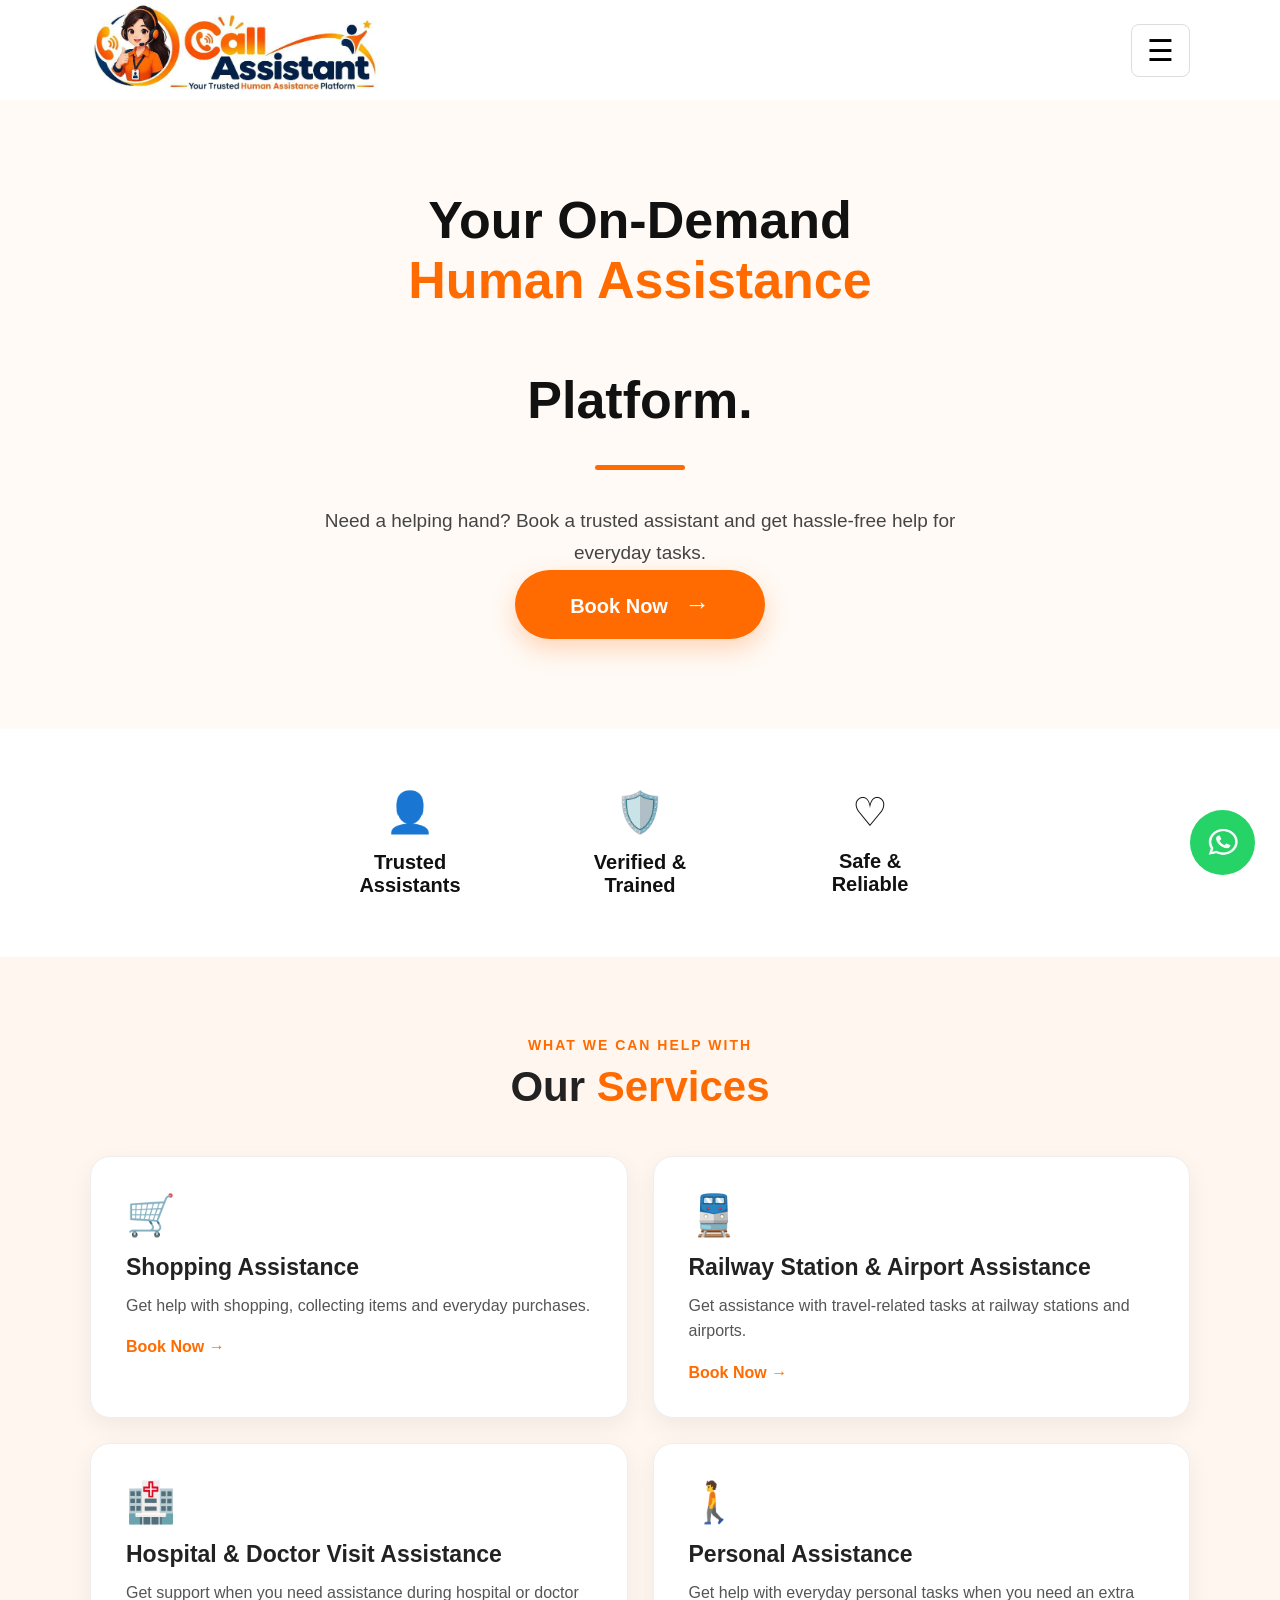
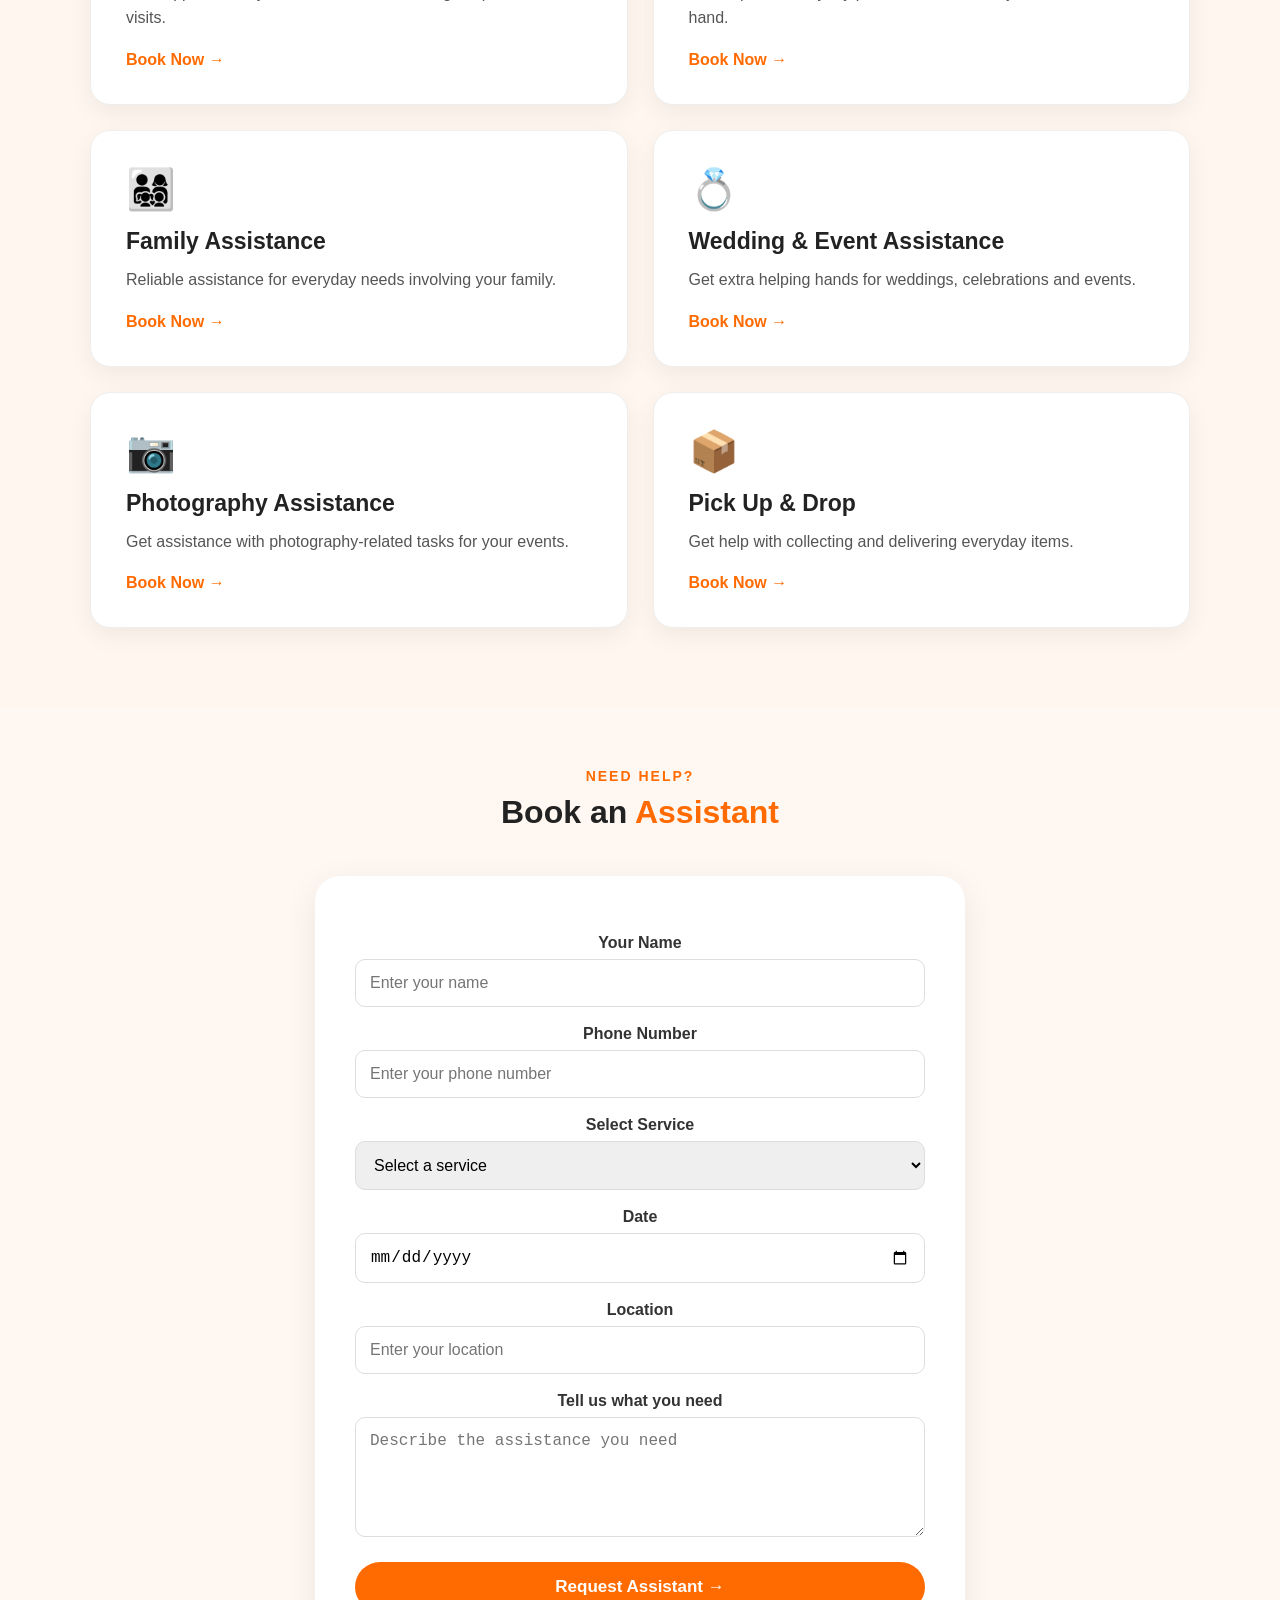
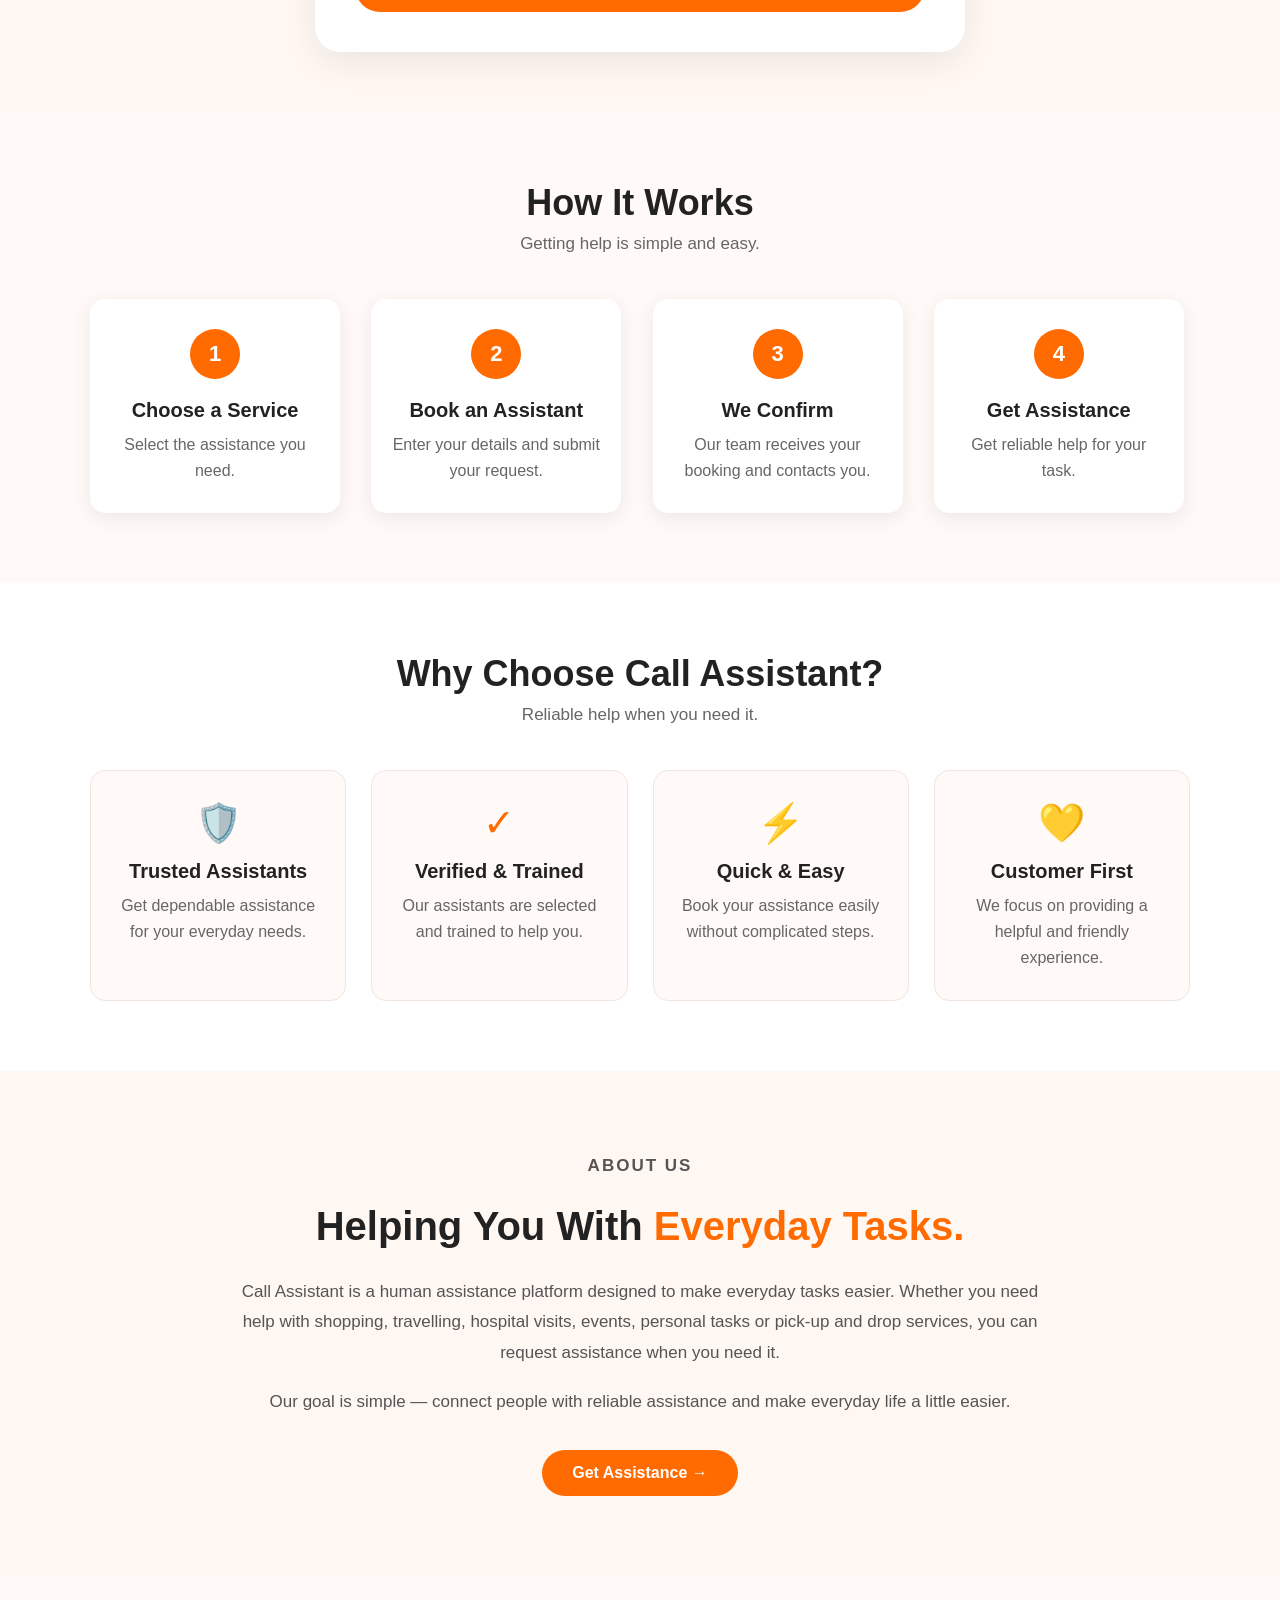
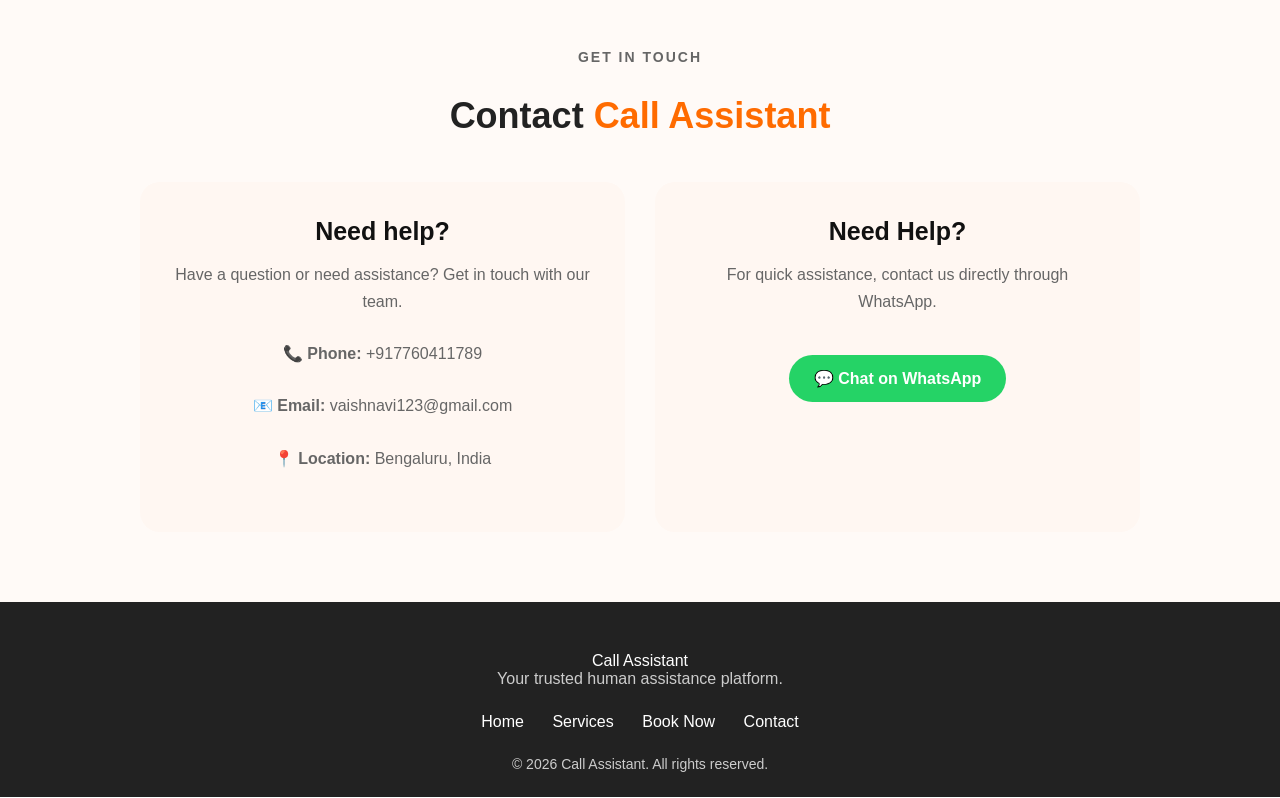
<file: index.html>
<!DOCTYPE html>
<html lang="en">

<head>
    <meta charset="UTF-8">
    <meta name="viewport" content="width=device-width, initial-scale=1.0">

    <title>Call Assistant - Human Assistance</title>

    <link rel="stylesheet" href="style.css">
</head>

<body>

    <!-- HEADER -->
    <header class="header">

        <div class="logo">
            <img src="logo.png.jpeg" alt="Call Assistant Logo">
        </div>

        <button class="menu-button" id="menuButton">☰</button>

    </header>

    <!-- MOBILE MENU -->
    <nav class="mobile-menu" id="mobileMenu">
        <a href="#">Home</a>
        <a href="#services">Services</a>
        <a href="#booking">Book Now</a>
        <a href="#contact">Contact</a>
        <a href="user-login.html">Login</a>
        <a href="register.html">Register</a>
    </nav>

    <!-- HOMEPAGE -->
    <main id="home">

        <!-- HERO -->
        <section class="hero">

            <h1>
                Your On-Demand<br>
                <span>Human Assistance</span><br>
                Platform.
            </h1>

            <div class="hero-line"></div>

            <p>
                Need a helping hand?
                Book a trusted assistant and get
                hassle-free help for everyday tasks.
            </p>

            <a href="#booking" class="book-btn">
                Book Now<span> →</span>
            </a>

        </section>


        <!-- FEATURES -->
        <section class="features">

            <div class="feature">
                <div class="icon">👤</div>
                <h3>Trusted<br>Assistants</h3>
            </div>

            <div class="feature">
                <div class="icon">🛡️</div>
                <h3>Verified &<br>Trained</h3>
            </div>

            <div class="feature">
                <div class="icon">♡</div>
                <h3>Safe &<br>Reliable</h3>
            </div>

        </section>


        <!-- SERVICES -->
        <section class="services" id="services">

            <div class="section-title">
                <p>WHAT WE CAN HELP WITH</p>
                <h2>Our <span>Services</span></h2>
            </div>

            <div class="service-container">

                <div class="service-card">
                    <div class="service-icon">🛒</div>
                    <h3>Shopping Assistance</h3>
                    <p>
                        Get help with shopping, collecting items
                        and everyday purchases.
                    </p>
                    <a href="#booking">Book Now →</a>
                </div>

                <div class="service-card">
                    <div class="service-icon">🚆</div>
                    <h3>Railway Station & Airport Assistance</h3>
                    <p>
                        Get assistance with travel-related tasks
                        at railway stations and airports.
                    </p>
                    <a href="#booking">Book Now →</a>
                </div>

                <div class="service-card">
                    <div class="service-icon">🏥</div>
                    <h3>Hospital & Doctor Visit Assistance</h3>
                    <p>
                        Get support when you need assistance
                        during hospital or doctor visits.
                    </p>
                    <a href="#booking">Book Now →</a>
                </div>

                <div class="service-card">
                    <div class="service-icon">🚶</div>
                    <h3>Personal Assistance</h3>
                    <p>
                        Get help with everyday personal tasks
                        when you need an extra hand.
                    </p>
                    <a href="#booking">Book Now →</a>
                </div>

                <div class="service-card">
                    <div class="service-icon">👨‍👩‍👧‍👦</div>
                    <h3>Family Assistance</h3>
                    <p>
                        Reliable assistance for everyday needs
                        involving your family.
                    </p>
                    <a href="#booking">Book Now →</a>
                </div>

                <div class="service-card">
                    <div class="service-icon">💍</div>
                    <h3>Wedding & Event Assistance</h3>
                    <p>
                        Get extra helping hands for weddings,
                        celebrations and events.
                    </p>
                    <a href="#booking">Book Now →</a>
                </div>

                <div class="service-card">
                    <div class="service-icon">📷</div>
                    <h3>Photography Assistance</h3>
                    <p>
                        Get assistance with photography-related
                        tasks for your events.
                    </p>
                    <a href="#booking">Book Now →</a>
                </div>

                <div class="service-card">
                    <div class="service-icon">📦</div>
                    <h3>Pick Up & Drop</h3>
                    <p>
                        Get help with collecting and delivering
                        everyday items.
                    </p>
                    <a href="#booking">Book Now →</a>
                </div>

            </div>

        </section>


        <!-- BOOKING -->
        <section class="booking" id="booking">

            <div class="section-title">
                <p>NEED HELP?</p>
                <h2>Book an <span>Assistant</span></h2>
            </div>

            <div class="booking-box">

                <form id="bookingForm">

                    <label>Your Name</label>
                    <input
                        type="text"
                        id="name"
                        placeholder="Enter your name"
                        required
                    >

                    <label>Phone Number</label>
                    <input
                        type="tel"
                        id="phone"
                        placeholder="Enter your phone number"
                        required
                    >

                    <label>Select Service</label>

                    <select id="service" required>
                        <option value="">Select a service</option>
                        <option>Shopping Assistance</option>
                        <option>Railway Station & Airport Assistance</option>
                        <option>Hospital & Doctor Visit Assistance</option>
                        <option>Personal Assistance</option>
                        <option>Family Assistance</option>
                        <option>Wedding & Event Assistance</option>
                        <option>Photography Assistance</option>
                        <option>Pick Up & Drop</option>
                    </select>

                    <label>Date</label>

                    <input
                        type="date"
                        id="date"
                        required 
                    >

                    <label>Location</label>

                    <input
                        type="text"
                        id="location"
                        placeholder="Enter your location"
                        required
                    >

                    <label>Tell us what you need</label>

                    <textarea
                        id="request"
                        placeholder="Describe the assistance you need"
                    ></textarea>

                    <button type="submit">
                        Request Assistant →
                    </button>

                </form>

            </div>

        </section>


        <!-- HOW IT WORKS -->
        <section class="how-it-works">

            <h2>How It Works</h2>

            <p class="section-subtitle">
                Getting help is simple and easy.
            </p>

            <div class="steps">

                <div class="step">
                    <div class="step-number">1</div>
                    <h3>Choose a Service</h3>
                    <p>Select the assistance you need.</p>
                </div>

                <div class="step">
                    <div class="step-number">2</div>
                    <h3>Book an Assistant</h3>
                    <p>
                        Enter your details and submit your request.
                    </p>
                </div>

                <div class="step">
                    <div class="step-number">3</div>
                    <h3>We Confirm</h3>
                    <p>
                        Our team receives your booking and
                        contacts you.
                    </p>
                </div>

                <div class="step">
                    <div class="step-number">4</div>
                    <h3>Get Assistance</h3>
                    <p>
                        Get reliable help for your task.
                    </p>
                </div>

            </div>

        </section>


        <!-- WHY CHOOSE US -->
        <section class="why-us">

            <h2>Why Choose Call Assistant?</h2>

            <p class="why-subtitle">
                Reliable help when you need it.
            </p>

            <div class="why-cards">

                <div class="why-card">
                    <div class="why-icon">🛡️</div>
                    <h3>Trusted Assistants</h3>
                    <p>
                        Get dependable assistance for your
                        everyday needs.
                    </p>
                </div>

                <div class="why-card">
                    <div class="why-icon">✓</div>
                    <h3>Verified & Trained</h3>
                    <p>
                        Our assistants are selected and trained
                        to help you.
                    </p>
                </div>

                <div class="why-card">
                    <div class="why-icon">⚡</div>
                    <h3>Quick & Easy</h3>
                    <p>
                        Book your assistance easily without
                        complicated steps.
                    </p>
                </div>

                <div class="why-card">
                    <div class="why-icon">💛</div>
                    <h3>Customer First</h3>
                    <p>
                        We focus on providing a helpful and
                        friendly experience.
                    </p>
                </div>

            </div>

        </section>


        <!-- ABOUT -->
        <section class="about">

            <div class="about-content">

                <p class="about-label">ABOUT US</p>

                <h2>
                    Helping You With
                    <span>Everyday Tasks.</span>
                </h2>

                <p>
                    Call Assistant is a human assistance platform
                    designed to make everyday tasks easier.
                    Whether you need help with shopping, travelling,
                    hospital visits, events, personal tasks or
                    pick-up and drop services, you can request
                    assistance when you need it.
                </p>

                <p>
                    Our goal is simple — connect people with reliable
                    assistance and make everyday life a little easier.
                </p>

                <a href="#booking" class="about-btn">
                    Get Assistance →
                </a>

            </div>

        </section>


        <!-- CONTACT -->
        <section class="contact" id="contact">

            <div class="section-title">
                <p>GET IN TOUCH</p>
                <h2>Contact <span>Call Assistant</span></h2>
            </div>

            <div class="contact-container">

                <div class="contact-info">

                    <h3>Need help?</h3>

                    <p>
                        Have a question or need assistance?
                        Get in touch with our team.
                    </p>

                    <p>
                        📞 <strong>Phone:</strong> +917760411789
                    </p>

                    <p>
                        📧 <strong>Email:</strong>
                        vaishnavi123@gmail.com
                    </p>

                    <p>
                        📍 <strong>Location:</strong>
                        Bengaluru, India
                    </p>

                </div>

                <div class="contact-message">

                    <h3>Need Help?</h3>

                    <p>
                        For quick assistance, contact us directly
                        through WhatsApp.
                    </p>

                    <a
                        href="https://wa.me/917760411789"
                        class="whatsapp-btn"
                        target="_blank"
                    >
                        💬 Chat on WhatsApp
                    </a>

                </div>

            </div>

        </section>


        <!-- FOOTER -->
        <footer class="footer">

            <div class="footer-content">
                <span>Call</span> Assistant
            </div>

            <p>
                Your trusted human assistance platform.
            </p>

            <div class="footer-links">
                <a href="#">Home</a>
                <a href="#services">Services</a>
                <a href="#booking">Book Now</a>
                <a href="#contact">Contact</a>
            </div>

            <p class="copyright">
                © 2026 Call Assistant. All rights reserved.
            </p>

        </footer>

    </main>


    <!-- WHATSAPP BUTTON -->
    <a
        href="https://wa.me/917760411789"
        class="whatsapp"
        target="_blank"
    >
        <img
            src="whatsapp.jpeg"
            width="32"
            height="32"
            alt="WhatsApp"
        >
    </a>
<script>
    const loggedInUser = localStorage.getItem("userToken");

    if (loggedInUser) {
        const menu = document.getElementById("mobileMenu");

        menu.innerHTML += `
            <a href="user-dashboard.html">My Dashboard</a>
            <a href="#" onclick="userLogout()">Logout</a>
        `;
    }

    function userLogout() {
        localStorage.removeItem("userToken");
        localStorage.removeItem("userName");
        localStorage.removeItem("userEmail");

        window.location.href = "index.html";
    }
</script>

    <!-- JAVASCRIPT -->
    <script src="script.js"></script>

</body>
</html>
</file>
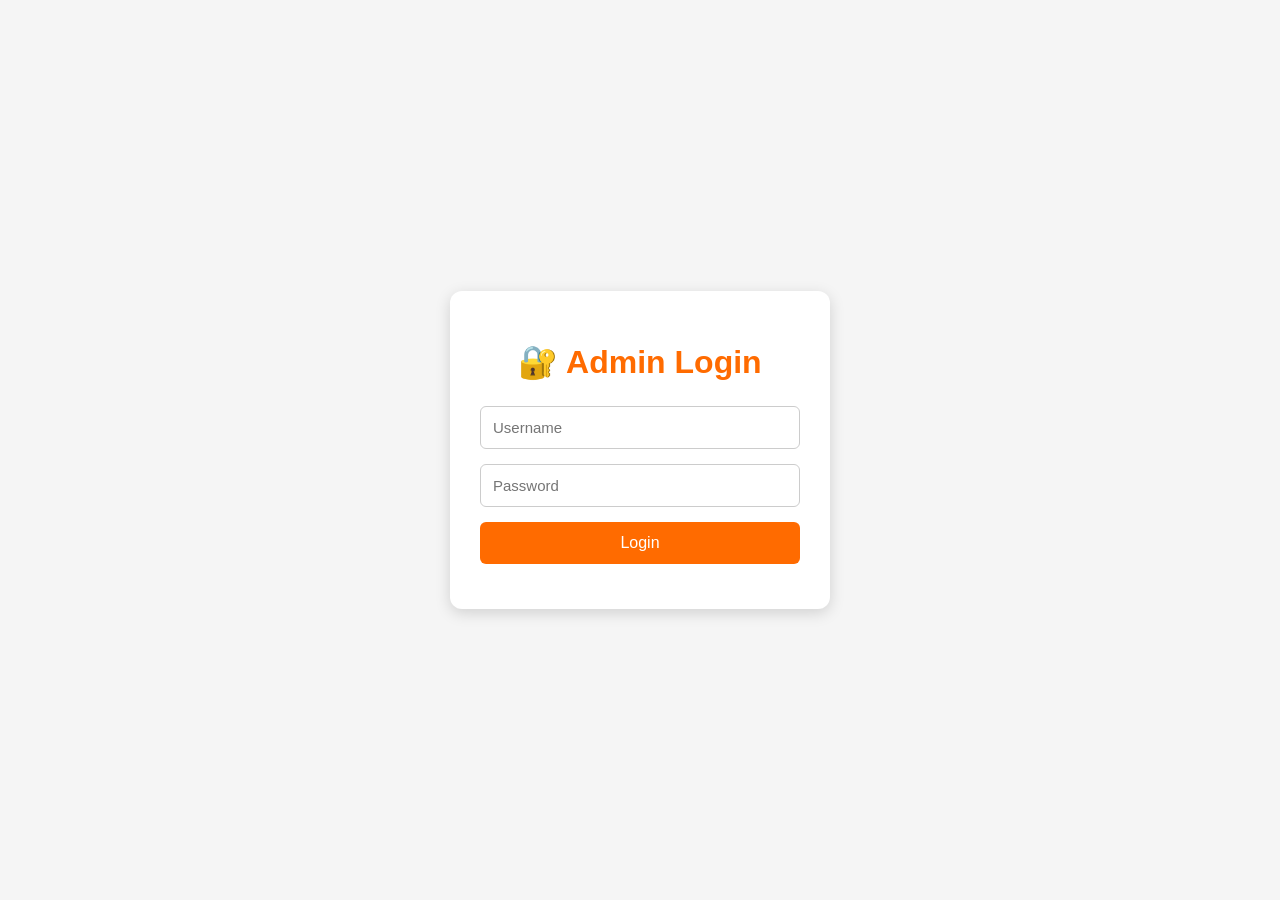
<file: admin-login.html>
<!DOCTYPE html>
<html>
<head>
    <title>Admin Login - Call Assistant</title>

    <style>
        body {
            font-family: Arial, sans-serif;
            background: #f5f5f5;
            display: flex;
            justify-content: center;
            align-items: center;
            min-height: 100vh;
            margin: 0;
        }

        .login-box {
            background: white;
            width: 320px;
            padding: 30px;
            border-radius: 12px;
            box-shadow: 0 4px 15px rgba(0,0,0,0.15);
            text-align: center;
        }

        h1 {
            color: #ff6b00;
            margin-bottom: 25px;
        }

        input {
            width: 100%;
            box-sizing: border-box;
            padding: 12px;
            margin-bottom: 15px;
            border: 1px solid #ccc;
            border-radius: 6px;
            font-size: 15px;
        }

        button {
            width: 100%;
            padding: 12px;
            background: #ff6b00;
            color: white;
            border: none;
            border-radius: 6px;
            font-size: 16px;
            cursor: pointer;
        }

        button:hover {
            opacity: 0.9;
        }

        #message {
            margin-top: 15px;
            color: red;
        }
    </style>
</head>

<body>

    <div class="login-box">

        <h1>🔐 Admin Login</h1>

        <input
            type="text"
            id="username"
            placeholder="Username"
        >

        <input
            type="password"
            id="password"
            placeholder="Password"
        >

        <button onclick="login()">
            Login
        </button>

        <div id="message"></div>

    </div>


    <script>

        async function login() {

            const username =
                document.getElementById("username").value;

            const password =
                document.getElementById("password").value;

            if (!username || !password) {
                document.getElementById("message").innerText =
                    "Please enter username and password.";
                return;
            }

            try {

                const response = await fetch(
                    "https://call-assistant-backend.onrender.com/admin-login",
                    {
                        method: "POST",

                        headers: {
                            "Content-Type": "application/json"
                        },

                        body: JSON.stringify({
                            username: username,
                            password: password
                        })
                    }
                );

                const data = await response.json();

                if (data.success) {

                    localStorage.setItem(
                        "adminToken",
                        data.token
                    );

                    window.location.href = "admin.html";

                } else {

                    document.getElementById("message").innerText =
                        data.message || "Invalid login.";

                }

            } catch (error) {

                console.error(error);

                document.getElementById("message").innerText =
                    "Unable to connect to server.";

            }
        }

    </script>

</body>
</html>
</file>
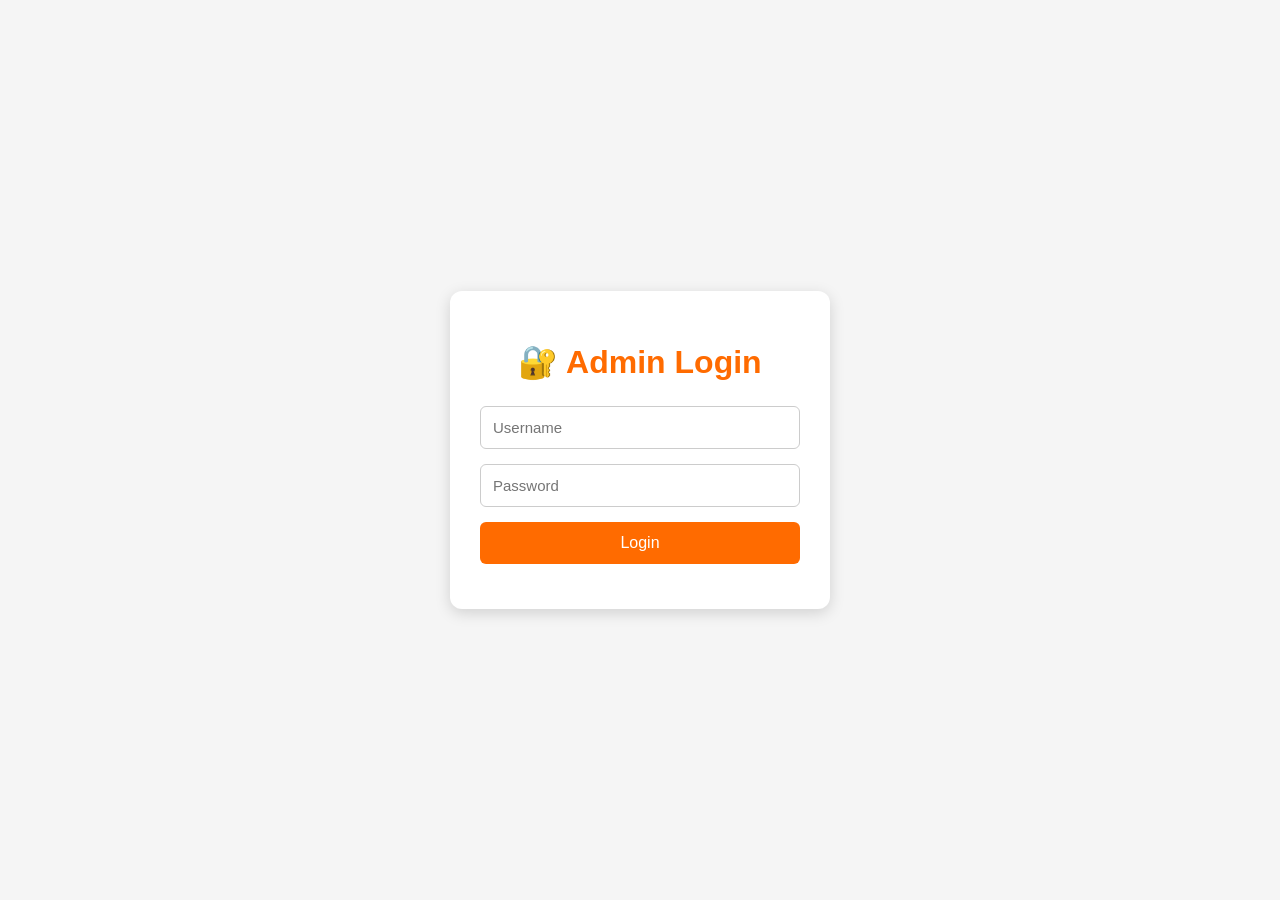
<file: admin.html>
<!DOCTYPE html>
<html>
<head>
    <title>Call Assistant - Admin Dashboard</title>

    <meta name="viewport" content="width=device-width, initial-scale=1.0">

    <style>

        * {
            box-sizing: border-box;
        }

        body {
            font-family: Arial, sans-serif;
            margin: 0;
            padding: 15px;
            background: #f5f7fb;
            color: #333;
        }

        h1 {
            text-align: center;
            color: #333;
            font-size: 26px;
        }

        h2 {
            color: #333;
        }

        .top-buttons {
            text-align: center;
            margin: 20px 0;
        }

        .top-buttons button {
            background: #ff6b00;
            color: white;
            border: none;
            padding: 12px 20px;
            margin: 5px;
            border-radius: 8px;
            cursor: pointer;
            font-weight: bold;
            font-size: 15px;
        }

        .top-buttons button:hover {
            background: #e85d00;
        }

        #stats {
            display: flex;
            flex-wrap: wrap;
            justify-content: center;
            gap: 15px;
            margin: 25px 0;
        }

        .stat-card {
            width: 150px;
            padding: 20px;
            background: white;
            border-radius: 12px;
            text-align: center;
            font-size: 16px;
            box-shadow: 0 4px 12px rgba(0,0,0,0.12);
        }

        .stat-card strong {
            display: inline-block;
            margin: 5px 0;
            font-size: 28px;
            color: #ff6b00;
        }

        .message {
            text-align: center;
            margin: 20px 0;
            font-size: 17px;
        }

        .search-box {
            width: 90%;
            max-width: 500px;
            padding: 12px;
            margin: 15px auto;
            display: block;
            border: 1px solid #ccc;
            border-radius: 8px;
            font-size: 16px;
        }

        .table-container {
            width: 100%;
            overflow-x: auto;
            background: white;
            border-radius: 10px;
            box-shadow: 0 4px 12px rgba(0,0,0,0.08);
            margin-bottom: 35px;
        }

        table {
            width: 100%;
            min-width: 900px;
            border-collapse: collapse;
            background: white;
        }

        th,
        td {
            border: 1px solid #ddd;
            padding: 12px;
            text-align: left;
            white-space: nowrap;
        }

        th {
            background: #ff6b00;
            color: white;
        }

        tr:nth-child(even) {
            background: #f9f9f9;
        }

        select {
            padding: 7px;
            border-radius: 6px;
            border: 1px solid #ccc;
            cursor: pointer;
        }

        .delete-button {
            background: #dc3545;
            color: white;
            border: none;
            padding: 7px 10px;
            border-radius: 5px;
            cursor: pointer;
        }

        .delete-button:hover {
            background: #bb2d3b;
        }

        @media (max-width: 600px) {

            body {
                padding: 10px;
            }

            h1 {
                font-size: 22px;
            }

            h2 {
                font-size: 21px;
            }

            #stats {
                gap: 10px;
            }

            .stat-card {
                width: 135px;
                padding: 15px 8px;
                font-size: 14px;
            }

            .stat-card strong {
                font-size: 24px;
            }

            .top-buttons button {
                width: 90%;
                max-width: 300px;
            }

            .search-box {
                width: 95%;
            }

            th,
            td {
                padding: 10px;
            }
        }

    </style>
</head>

<body>

    <h1>📋 Call Assistant - Admin Dashboard</h1>


    <!-- STATISTICS -->

    <div id="stats">

        <div class="stat-card">
            📋
            <br>
            <strong id="totalBookings">0</strong>
            <br>
            Total Bookings
        </div>

        <div class="stat-card">
            👥
            <br>
            <strong id="totalUsers">0</strong>
            <br>
            Total Users
        </div>

        <div class="stat-card">
            🟡
            <br>
            <strong id="pendingBookings">0</strong>
            <br>
            Pending
        </div>

        <div class="stat-card">
            🟢
            <br>
            <strong id="acceptedBookings">0</strong>
            <br>
            Accepted
        </div>

        <div class="stat-card">
            🔵
            <br>
            <strong id="completedBookings">0</strong>
            <br>
            Completed
        </div>

    </div>


    <!-- BUTTONS -->

    <div class="top-buttons">

        <button onclick="newBooking()">
            ➕ New Booking
        </button>

        <button onclick="logout()">
            🚪 Logout
        </button>

    </div>


    <!-- BOOKINGS -->

    <h2 style="text-align:center;">
        📋 All Bookings
    </h2>

    <div id="message" class="message">
        Loading bookings...
    </div>

    <input
        type="text"
        id="searchBooking"
        class="search-box"
        placeholder="🔎 Search by name, phone, service or location"
    >

    <div class="table-container">

        <table>

            <thead>

                <tr>
                    <th>ID</th>
                    <th>Name</th>
                    <th>Phone</th>
                    <th>Service</th>
                    <th>Date</th>
                    <th>Location</th>
                    <th>Request</th>
                    <th>Status</th>
                    <th>Action</th>
                </tr>

            </thead>

            <tbody id="bookingBody"></tbody>

        </table>

    </div>


    <!-- USERS -->

    <h2 style="text-align:center;">
        👥 Registered Users
    </h2>

    <input
        type="text"
        id="searchUsers"
        class="search-box"
        placeholder="🔎 Search users by name, email or phone"
    >

    <div id="userMessage" class="message">
        Loading users...
    </div>

    <div class="table-container">

        <table>

            <thead>

                <tr>
                    <th>ID</th>
                    <th>Name</th>
                    <th>Email</th>
                    <th>Phone</th>
                </tr>

            </thead>

            <tbody id="userBody"></tbody>

        </table>

    </div>


<script>

const BACKEND =
    "https://call-assistant-backend.onrender.com";


/* =========================
   ADMIN TOKEN
========================= */

const adminToken =
    localStorage.getItem("adminToken");


/* =========================
   CHECK LOGIN
========================= */

if (!adminToken) {

    window.location.replace("admin-login.html");

}


/* =========================
   LOGOUT
========================= */

function logout() {

    localStorage.removeItem("adminToken");

    window.location.replace("admin-login.html");

}


/* =========================
   NEW BOOKING
========================= */

function newBooking() {

    window.location.href =
        "https://vaishnavig8870-collab.github.io/call-assistant/#booking";

}


/* =========================
   LOAD BOOKINGS
========================= */

async function loadBookings() {

    const message =
        document.getElementById("message");

    const tableBody =
        document.getElementById("bookingBody");

    message.innerText =
        "Loading bookings...";

    try {

        const response =
            await fetch(
                BACKEND + "/bookings",
                {
                    method: "GET",
                    headers: {
                        "Authorization":
                            "Bearer " + adminToken
                    }
                }
            );


        if (response.status === 401) {

            message.innerText =
                "Session expired. Please login again.";

            setTimeout(function() {

                logout();

            }, 1500);

            return;
        }


        if (!response.ok) {

            throw new Error(
                "Server error: " +
                response.status
            );

        }


        const data =
            await response.json();


        if (!data.success) {

            message.innerText =
                data.message ||
                "Unable to load bookings.";

            return;

        }


        tableBody.innerHTML = "";


        if (!data.bookings ||
            data.bookings.length === 0) {

            message.innerText =
                "No bookings available.";

            updateBookingStatistics([]);

            return;

        }


        message.innerText = "";


        data.bookings.forEach(
            function(booking) {

                const row =
                    document.createElement("tr");


                const status =
                    booking.status ||
                    "Pending";


                row.innerHTML = `

                    <td>${booking.id}</td>

                    <td>${booking.name || ""}</td>

                    <td>${booking.phone || ""}</td>

                    <td>${booking.service || ""}</td>

                    <td>${booking.date || ""}</td>

                    <td>${booking.location || ""}</td>

                    <td>${booking.request || ""}</td>

                    <td>

                        <select
                            onchange="updateStatus(${booking.id}, this.value)"
                        >

                            <option
                                value="Pending"
                                ${status === "Pending"
                                ? "selected"
                                : ""}
                            >
                                🟡 Pending
                            </option>

                            <option
                                value="Accepted"
                                ${status === "Accepted"
                                ? "selected"
                                : ""}
                            >
                                🟢 Accepted
                            </option>

                            <option
                                value="Completed"
                                ${status === "Completed"
                                ? "selected"
                                : ""}
                            >
                                🔵 Completed
                            </option>

                        </select>

                    </td>

                    <td>

                        <button
                            class="delete-button"
                            onclick="deleteBooking(${booking.id})"
                        >
                            🗑️ Delete
                        </button>

                    </td>

                `;


                tableBody.appendChild(row);

            }
        );


        updateBookingStatistics(
            data.bookings
        );

    }

    catch (error) {

        console.error(
            "Booking error:",
            error
        );

        message.innerText =
            "❌ Could not connect to server.";

    }

}


/* =========================
   BOOKING STATISTICS
========================= */

function updateBookingStatistics(
    bookings
) {

    document.getElementById(
        "totalBookings"
    ).innerText =
        bookings.length;


    document.getElementById(
        "pendingBookings"
    ).innerText =
        bookings.filter(
            function(b) {
                return (b.status || "Pending")
                    === "Pending";
            }
        ).length;


    document.getElementById(
        "acceptedBookings"
    ).innerText =
        bookings.filter(
            function(b) {
                return b.status === "Accepted";
            }
        ).length;


    document.getElementById(
        "completedBookings"
    ).innerText =
        bookings.filter(
            function(b) {
                return b.status === "Completed";
            }
        ).length;

}


/* =========================
   UPDATE STATUS
========================= */

async function updateStatus(
    id,
    status
) {

    try {

        const response =
            await fetch(
                BACKEND +
                "/bookings/" +
                id +
                "/status",
                {
                    method: "PUT",

                    headers: {
                        "Content-Type":
                            "application/json",

                        "Authorization":
                            "Bearer " +
                            adminToken
                    },

                    body:
                        JSON.stringify({
                            status: status
                        })
                }
            );


        if (response.status === 401) {

            logout();
            return;

        }


        const data =
            await response.json();


        if (data.success) {

            alert(
                "✅ Status updated successfully!"
            );

            loadBookings();

        }

        else {

            alert(
                data.message ||
                "Status update failed."
            );

        }

    }

    catch (error) {

        console.error(error);

        alert(
            "❌ Status update failed."
        );

    }

}


/* =========================
   DELETE BOOKING
========================= */

async function deleteBooking(
    id
) {

    const confirmDelete =
        confirm(
            "Are you sure you want to delete this booking?"
        );


    if (!confirmDelete) {
        return;
    }


    try {

        const response =
            await fetch(
                BACKEND +
                "/bookings/" +
                id,
                {
                    method: "DELETE",

                    headers: {
                        "Authorization":
                            "Bearer " +
                            adminToken
                    }
                }
            );


        if (response.status === 401) {

            logout();
            return;

        }


        const data =
            await response.json();


        if (data.success) {

            alert(
                "✅ Booking deleted successfully!"
            );

            loadBookings();

        }

        else {

            alert(
                data.message ||
                "Delete failed."
            );

        }

    }

    catch (error) {

        console.error(error);

        alert(
            "❌ Delete failed."
        );

    }

}


/* =========================
   LOAD USERS
========================= */

async function loadUsers() {

    const userMessage =
        document.getElementById(
            "userMessage"
        );

    const userBody =
        document.getElementById(
            "userBody"
        );


    userMessage.innerText =
        "Loading users...";


    try {

        const response =
            await fetch(
                BACKEND + "/users",
                {
                    method: "GET",

                    headers: {
                        "Authorization":
                            "Bearer " +
                            adminToken
                    }
                }
            );


        if (response.status === 401) {

            userMessage.innerText =
                "Session expired. Please login again.";

            setTimeout(function() {

                logout();

            }, 1500);

            return;

        }


        if (!response.ok) {

            throw new Error(
                "Server error: " +
                response.status
            );

        }


        const data =
            await response.json();


        if (!data.success) {

            userMessage.innerText =
                data.message ||
                "Unable to load users.";

            return;

        }


        userBody.innerHTML = "";


        if (!data.users ||
            data.users.length === 0) {

            userMessage.innerText =
                "No registered users.";

            document.getElementById(
                "totalUsers"
            ).innerText = "0";

            return;

        }


        userMessage.innerText = "";


        data.users.forEach(
            function(user) {

                const row =
                    document.createElement("tr");


                row.innerHTML = `

                    <td>${user.id}</td>

                    <td>${user.name || ""}</td>

                    <td>${user.email || ""}</td>

                    <td>${user.phone || ""}</td>

                `;


                userBody.appendChild(row);

            }
        );


        document.getElementById(
            "totalUsers"
        ).innerText =
            data.users.length;

    }

    catch (error) {

        console.error(
            "Users error:",
            error
        );

        userMessage.innerText =
            "❌ Could not connect to server.";

    }

}


/* =========================
   SEARCH BOOKINGS
========================= */

document
.getElementById("searchBooking")
.addEventListener(
    "input",
    function() {

        const searchText =
            this.value.toLowerCase();

        const rows =
            document.querySelectorAll(
                "#bookingBody tr"
            );


        rows.forEach(
            function(row) {

                const rowText =
                    row.innerText.toLowerCase();

                row.style.display =
                    rowText.includes(searchText)
                    ? ""
                    : "none";

            }
        );

    }
);


/* =========================
   SEARCH USERS
========================= */

document
.getElementById("searchUsers")
.addEventListener(
    "input",
    function() {

        const searchText =
            this.value.toLowerCase();

        const rows =
            document.querySelectorAll(
                "#userBody tr"
            );


        rows.forEach(
            function(row) {

                const rowText =
                    row.innerText.toLowerCase();

                row.style.display =
                    rowText.includes(searchText)
                    ? ""
                    : "none";

            }
        );

    }
);


/* =========================
   START DASHBOARD
========================= */

loadBookings();

loadUsers();


</script>

</body>
</html>
</file>
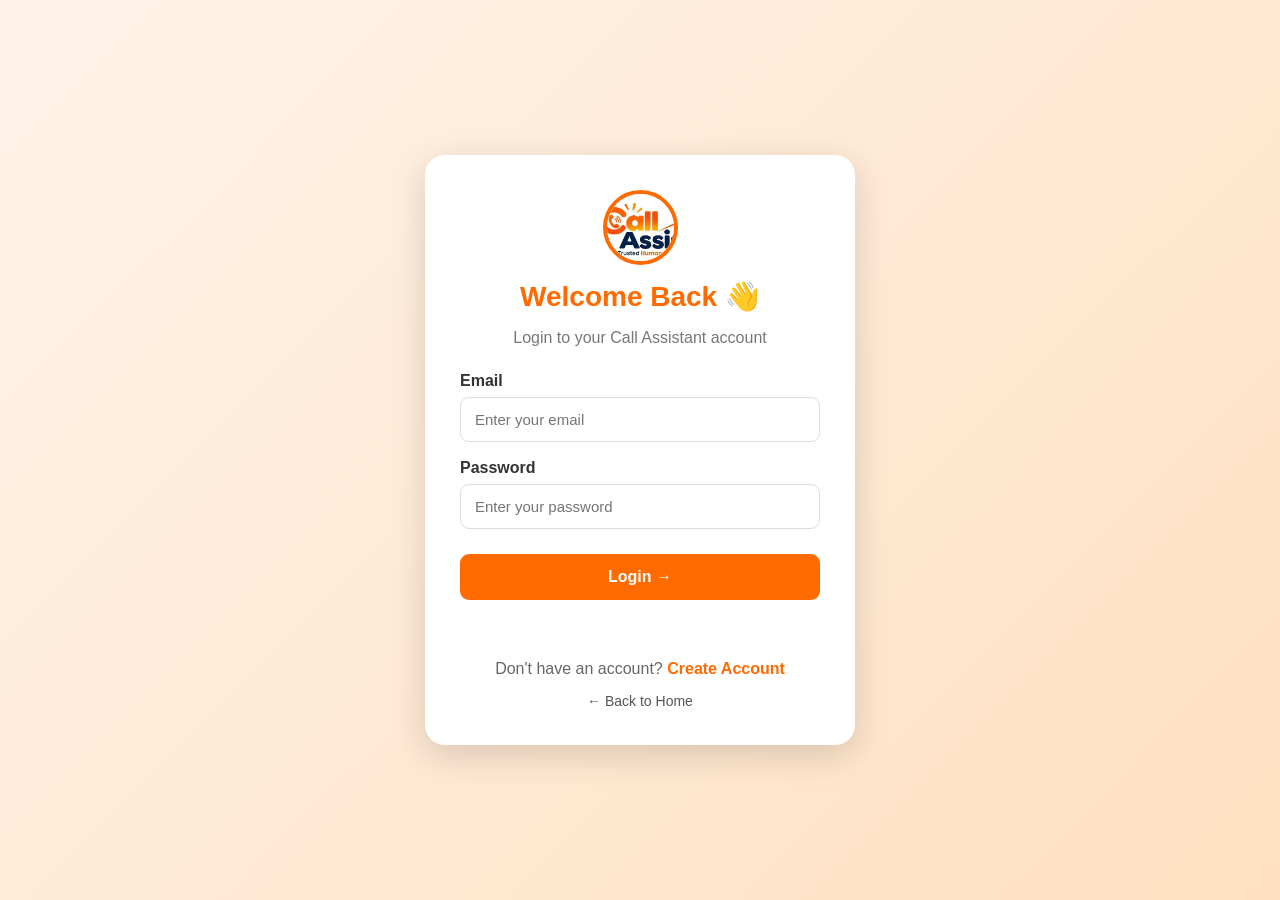
<file: profile.html>
<!DOCTYPE html>
<html>
<head>
    <title>My Profile - Call Assistant</title>

    <link rel="stylesheet" href="style.css">

    <style>
        .profile-container {
            max-width: 500px;
            margin: 50px auto;
            padding: 30px;
            background: white;
            border-radius: 15px;
            box-shadow: 0 5px 20px rgba(0,0,0,0.15);
        }

        .profile-container h2 {
            color: #ff6b00;
            margin-bottom: 25px;
        }

        .profile-info {
            font-size: 18px;
            line-height: 2;
        }

        .profile-info strong {
            color: #333;
        }

        .profile-buttons {
            margin-top: 25px;
        }

        .profile-buttons button {
            background: #ff6b00;
            color: white;
            border: none;
            padding: 12px 18px;
            margin-right: 10px;
            border-radius: 8px;
            cursor: pointer;
            font-weight: bold;
        }

        .profile-buttons button:hover {
            background: #e85d00;
        }
    </style>
</head>

<body>

    <div class="profile-container">

        <h2>My Profile 👤</h2>

        <div class="profile-info">

            <p>
                <strong>Name:</strong>
                <span id="profileName">Loading...</span>
            </p>

            <p>
                <strong>Email:</strong>
                <span id="profileEmail">Loading...</span>
            </p>

            <p>
                <strong>Phone:</strong>
                <span id="profilePhone">Loading...</span>
            </p>

        </div>

        <div class="profile-buttons">

            <button onclick="goToDashboard()">
                My Bookings
            </button>

            <button onclick="logout()">
                Logout
            </button>

        </div>

    </div>


    <script>

        const token = localStorage.getItem("userToken");

        // Check whether user is logged in
        if (!token) {

            window.location.href = "user-login.html";

        }


        function loadProfile() {

            try {

                // Read information from JWT token
                const payload = JSON.parse(
                    atob(token.split(".")[1])
                );


                // Display name
                document.getElementById("profileName").innerText =
                    payload.name || "Not available";


                // Display email
                document.getElementById("profileEmail").innerText =
                    payload.email || "Not available";


                // Display phone
                document.getElementById("profilePhone").innerText =
                    payload.phone || "Not available";


            } catch (error) {

                console.error(error);

                document.getElementById("profileName").innerText =
                    "Not available";

                document.getElementById("profileEmail").innerText =
                    "Not available";

                document.getElementById("profilePhone").innerText =
                    "Not available";

            }

        }


        function goToDashboard() {

            window.location.href = "user-dashboard.html";

        }


        function logout() {

            localStorage.removeItem("userToken");
            localStorage.removeItem("userName");
            localStorage.removeItem("userEmail");

            window.location.href = "user-login.html";

        }


        // Load profile information
        loadProfile();

    </script>

</body>
</html>
</file>
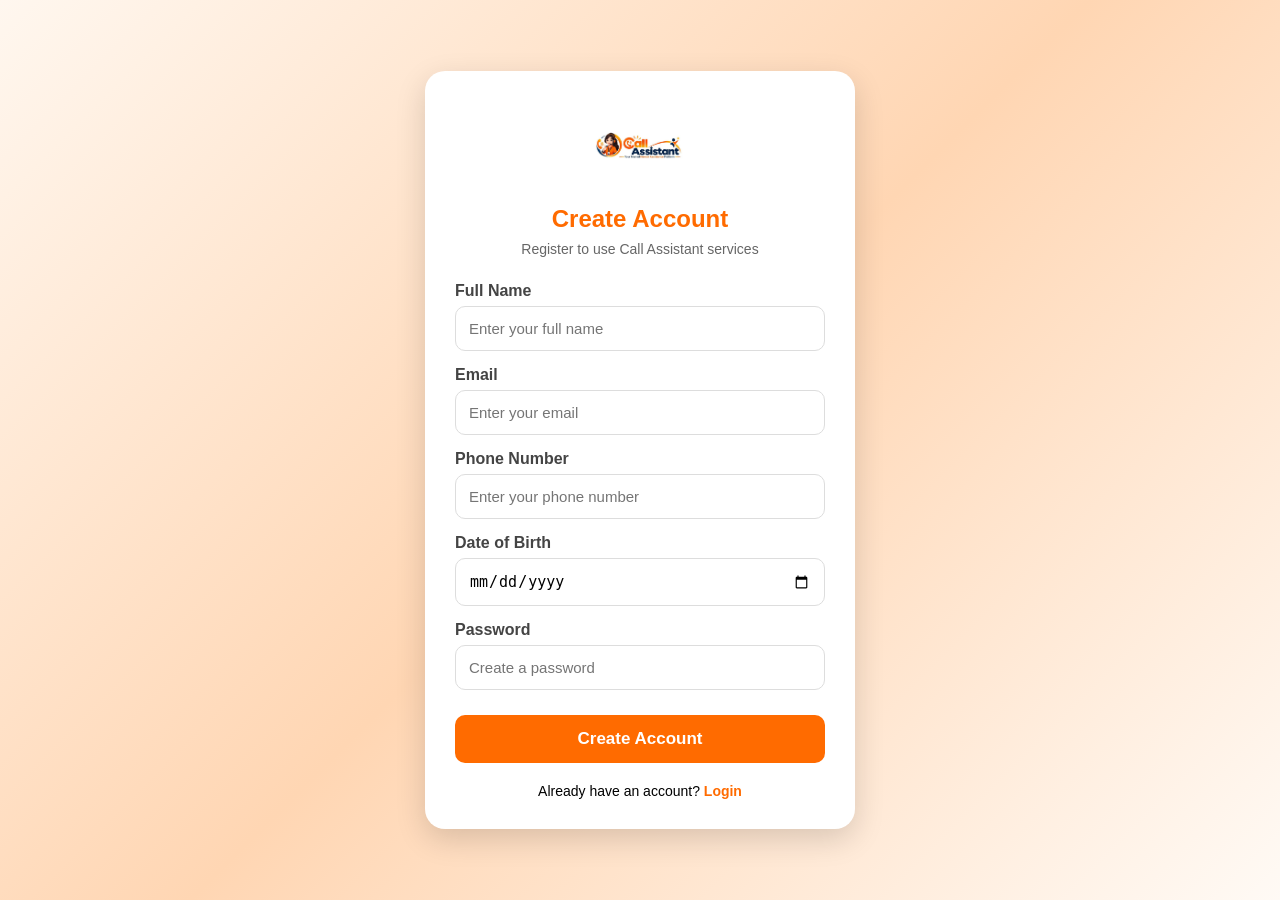
<file: register.html>
<!DOCTYPE html>
<html lang="en">
<head>
    <meta charset="UTF-8">
    <meta name="viewport" content="width=device-width, initial-scale=1.0">

    <title>Call Assistant - Register</title>

    <style>
        * {
            box-sizing: border-box;
            margin: 0;
            padding: 0;
        }

        body {
            font-family: Arial, sans-serif;
            min-height: 100vh;

            background: linear-gradient(
                135deg,
                #fff7ef,
                #ffd6b3,
                #fffaf5
            );

            display: flex;
            justify-content: center;
            align-items: center;
            padding: 20px;
        }

        .register-container {
            width: 100%;
            max-width: 430px;

            background: white;
            padding: 30px;

            border-radius: 20px;

            box-shadow:
                0 10px 30px rgba(0, 0, 0, 0.15);

            text-align: center;
        }

        .logo {
            width: 90px;
            height: 90px;

            object-fit: contain;

            margin-bottom: 10px;
        }

        h2 {
            color: #ff6b00;
            margin-bottom: 8px;
        }

        .subtitle {
            color: #666;
            margin-bottom: 25px;
            font-size: 14px;
        }

        .input-group {
            text-align: left;
            margin-bottom: 15px;
        }

        label {
            display: block;
            margin-bottom: 6px;

            font-weight: bold;
            color: #444;
        }

        input {
            width: 100%;

            padding: 13px;

            border: 1px solid #ddd;
            border-radius: 10px;

            font-size: 15px;

            outline: none;
        }

        input:focus {
            border-color: #ff6b00;
        }

        button {
            width: 100%;

            padding: 14px;

            margin-top: 10px;

            border: none;
            border-radius: 10px;

            background: #ff6b00;
            color: white;

            font-size: 17px;
            font-weight: bold;

            cursor: pointer;
        }

        button:hover {
            background: #e85d00;
        }

        #message {
            margin-top: 18px;

            font-weight: bold;
        }

        .login-link {
            margin-top: 20px;
            font-size: 14px;
        }

        .login-link a {
            color: #ff6b00;
            text-decoration: none;
            font-weight: bold;
        }

        @media (max-width: 480px) {

            .register-container {
                padding: 25px 20px;
            }

            .logo {
                width: 75px;
                height: 75px;
            }
        }
    </style>
</head>

<body>

    <div class="register-container">

        <!-- Logo -->
        <img
            src="logo.png.jpeg"
            alt="Call Assistant Logo"
            class="logo"
        >

        <h2>Create Account</h2>

        <p class="subtitle">
            Register to use Call Assistant services
        </p>

        <form id="registerForm">

            <!-- Full Name -->
            <div class="input-group">
                <label for="name">Full Name</label>

                <input
                    type="text"
                    id="name"
                    placeholder="Enter your full name"
                    required
                >
            </div>

            <!-- Email -->
            <div class="input-group">
                <label for="email">Email</label>

                <input
                    type="email"
                    id="email"
                    placeholder="Enter your email"
                    required
                >
            </div>

            <!-- Phone -->
            <div class="input-group">
                <label for="phone">Phone Number</label>

                <input
                    type="tel"
                    id="phone"
                    placeholder="Enter your phone number"
                    required
                >
            </div>

            <!-- Date of Birth -->
            <div class="input-group">
                <label for="date_of_birth">Date of Birth</label>

                <input
                    type="date"
                    id="date_of_birth"
                    required
                >
            </div>

            <!-- Password -->
            <div class="input-group">
                <label for="password">Password</label>

                <input
                    type="password"
                    id="password"
                    placeholder="Create a password"
                    required
                >
            </div>

            <!-- Register Button -->
            <button type="submit">
                Create Account
            </button>

        </form>

        <p id="message"></p>

        <div class="login-link">
            Already have an account?
            <a href="user-login.html">Login</a>
        </div>

    </div>


    <script>

        const registerForm =
            document.getElementById("registerForm");

        const message =
            document.getElementById("message");


        registerForm.addEventListener(
            "submit",
            async function (event) {

                event.preventDefault();


                const name =
                    document.getElementById("name").value.trim();

                const email =
                    document.getElementById("email").value.trim();

                const phone =
                    document.getElementById("phone").value.trim();

                const date_of_birth =
                    document.getElementById("date_of_birth").value;
                                
                const password =
                    document.getElementById("password").value;
           
               const birthDate = new Date(date_of_birth);
const today = new Date();

let age = today.getFullYear() - birthDate.getFullYear();

const monthDifference =
    today.getMonth() - birthDate.getMonth();

if (
    monthDifference < 0 ||
    (monthDifference === 0 &&
        today.getDate() < birthDate.getDate())
) {
    age--;
}

if (age < 18) {
    message.textContent =
        "You must be 18 years or older to create an account.";

    message.style.color = "red";

    return;
}


                message.textContent = "Creating account...";
                message.style.color = "#ff6b00";


                try {

                    const response = await fetch(
                        "https://call-assistant-backend.onrender.com/register",
                        {
                            method: "POST",

                            headers: {
                                "Content-Type": "application/json"
                            },

                            body: JSON.stringify({

                                name: name,

                                email: email,

                                password: password,

                                phone: phone,

                                date_of_birth: date_of_birth

                            })
                        }
                    );


                    const data = await response.json();


                    if (data.success) {

                        message.textContent =
                            "Registration successful!";

                        message.style.color = "green";

                        registerForm.reset();

                    } else {

                        message.textContent =
                            data.message || "Registration failed.";

                        message.style.color = "red";

                    }

                } catch (error) {

                    console.error(error);

                    message.textContent =
                        "Unable to connect to server.";

                    message.style.color = "red";

                }

            }
        );

    </script>

</body>
</html>
</file>
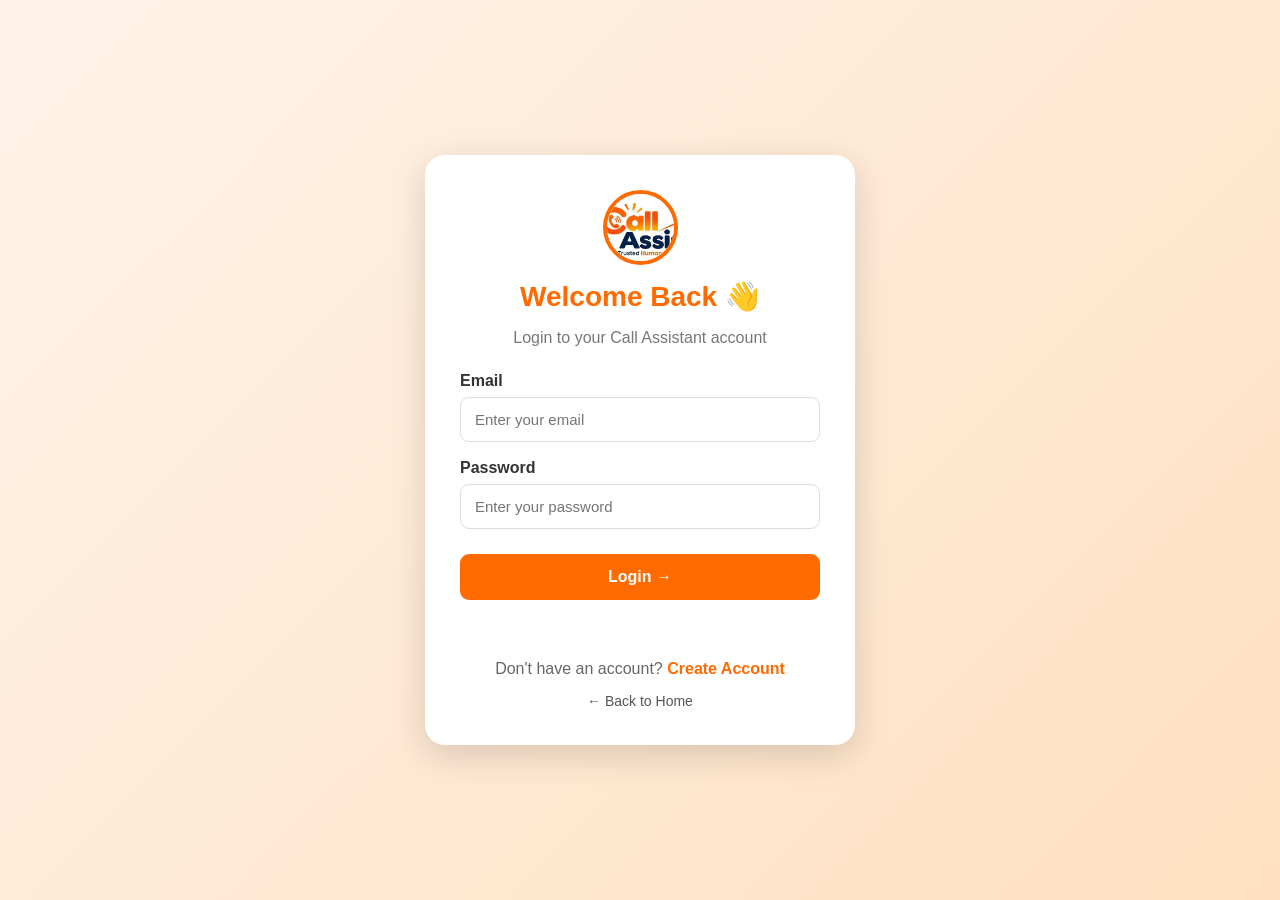
<file: user-dashboard.html>
<!DOCTYPE html>
<html>

<head>
    <title>User Dashboard - Call Assistant</title>

    <style>
        body {
            font-family: Arial, sans-serif;
            margin: 0;
            padding: 20px;
            background: #f5f7fb;
        }

        .dashboard-header {
            background: #ff6b00;
            color: white;
            padding: 25px;
            border-radius: 15px;
            text-align: center;
            margin-bottom: 25px;
        }

        .dashboard-header h2 {
            margin: 0;
            font-size: 28px;
        }

        .dashboard-header p {
            margin-bottom: 0;
        }

        h3 {
            text-align: center;
            color: #333;
        }

        table {
            width: 100%;
            border-collapse: collapse;
            background: white;
            margin-top: 20px;
            box-shadow: 0 4px 12px rgba(0,0,0,0.1);
        }

        th {
            background: #ff6b00;
            color: white;
            padding: 12px;
        }

        td {
            padding: 12px;
            border: 1px solid #ddd;
        }

        .dashboard-buttons {
            text-align: center;
            margin-top: 25px;
        }

        .dashboard-buttons button {
            background: #ff6b00;
            color: white;
            border: none;
            padding: 12px 20px;
            margin: 5px;
            border-radius: 8px;
            cursor: pointer;
            font-weight: bold;
        }

        .dashboard-buttons button:hover {
            background: #e85d00;
        }

        /* STATUS BADGES */

        .status-badge {
            display: inline-block;
            padding: 6px 12px;
            border-radius: 20px;
            font-weight: bold;
            font-size: 14px;
        }

        .status-pending {
            background: #fff3cd;
            color: #856404;
        }

        .status-accepted {
            background: #d4edda;
            color: #155724;
        }

        .status-completed {
            background: #cce5ff;
            color: #004085;
        }
    </style>
</head>

<body>

    <div class="dashboard-header">
        <h2>Welcome, <span id="userName"></span> 👋</h2>
        <p>Manage your Call Assistant bookings here.</p>
    </div>

    <h3>My Bookings 📋</h3>

    <div id="message">Loading bookings...</div>

    <table>
        <thead>
            <tr>
                <th>ID</th>
                <th>Service</th>
                <th>Date</th>
                <th>Location</th>
                <th>Request</th>
                <th>Status</th>
            </tr>
        </thead>

        <tbody id="bookingBody"></tbody>
    </table>

    <div class="dashboard-buttons">
    <button onclick="bookNewService()">🛎️ Book New Service</button>
    <button onclick="goToProfile()">👤 My Profile</button>
    <button onclick="logout()">🚪 Logout</button>
</div>

    <script>
        const token = localStorage.getItem("userToken");

        if (!token) {
            window.location.href = "user-login.html";
        }

        document.getElementById("userName").innerText =
            localStorage.getItem("userName") || "User";

       function bookNewService() {
    window.location.href = "https://vaishnavig8870-collab.github.io/call-assistant/index.html#booking";
}
        async function loadBookings() {

            try {

                const response = await fetch(
                    "https://call-assistant-backend.onrender.com/user-bookings",
                    {
                        headers: {
                            "Authorization": "Bearer " + token
                        }
                    }
                );

                const data = await response.json();

                if (!data.success) {

                    document.getElementById("message").innerText =
                        "Could not load bookings.";

                    return;
                }

                const tableBody =
                    document.getElementById("bookingBody");

                document.getElementById("message").innerText = "";

                tableBody.innerHTML = "";


                data.bookings.forEach(booking => {

                    const row = document.createElement("tr");

                    row.innerHTML = `
                        <td>${booking.id}</td>

                        <td>${booking.service}</td>

                        <td>${booking.date}</td>

                        <td>${booking.location}</td>

                        <td>${booking.request}</td>

                        <td>
                            <span class="status-badge status-${booking.status.toLowerCase()}">
                                ${booking.status}
                            </span>
                        </td>
                    `;

                    tableBody.appendChild(row);

                });

            } catch (error) {

                console.error(error);

                document.getElementById("message").innerText =
                    "Could not connect to server.";

            }

        }


        function goToProfile() {

            window.location.href = "profile.html";

        }


        function logout() {

            localStorage.removeItem("userToken");
            localStorage.removeItem("userName");
            localStorage.removeItem("userEmail");

            window.location.href = "user-login.html";

        }


        loadBookings();

    </script>

</body>

</html>
</file>
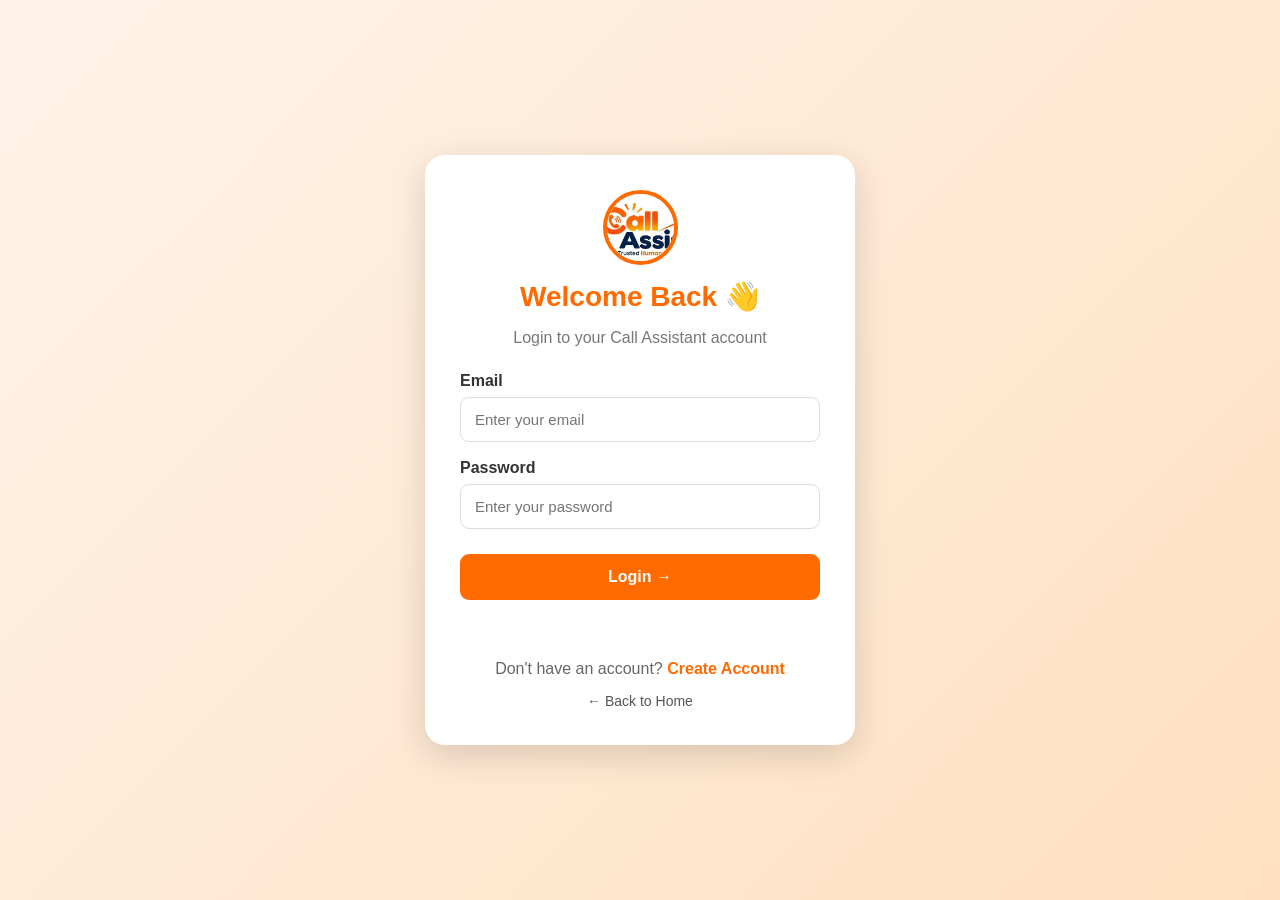
<file: user-login.html>
<!DOCTYPE html>
<html lang="en">

<head>
    <meta charset="UTF-8">
    <meta name="viewport" content="width=device-width, initial-scale=1.0">

    <title>User Login - Call Assistant</title>

    <style>

        * {
            box-sizing: border-box;
        }

        body {
            margin: 0;
            min-height: 100vh;
            font-family: Arial, sans-serif;

            background: linear-gradient(135deg, #fff3e8, #ffe0c2);

            display: flex;
            justify-content: center;
            align-items: center;

            padding: 20px;
        }

        .login-container {
            width: 100%;
            max-width: 430px;

            background: white;

            padding: 35px;

            border-radius: 20px;

            box-shadow: 0 10px 35px rgba(0, 0, 0, 0.15);

            text-align: center;
        }

        .logo {
            width: 75px;
            height: 75px;

            margin: 0 auto 15px;

            border-radius: 50%;

            overflow: hidden;

            border: 4px solid #ff6b00;
        }

        .logo img {
            width: 100%;
            height: 100%;

            object-fit: cover;
        }

        h1 {
            margin: 10px 0 5px;

            color: #ff6b00;

            font-size: 28px;
        }

        .subtitle {
            color: #777;

            margin-bottom: 25px;
        }

        .form-group {
            text-align: left;

            margin-bottom: 17px;
        }

        label {
            display: block;

            margin-bottom: 7px;

            font-weight: bold;

            color: #333;
        }

        input {
            width: 100%;

            padding: 13px 14px;

            border: 1px solid #ddd;

            border-radius: 9px;

            font-size: 15px;

            outline: none;
        }

        input:focus {
            border-color: #ff6b00;

            box-shadow: 0 0 0 3px rgba(255, 107, 0, 0.12);
        }

        button {
            width: 100%;

            padding: 14px;

            margin-top: 8px;

            border: none;

            border-radius: 9px;

            background: #ff6b00;

            color: white;

            font-size: 16px;

            font-weight: bold;

            cursor: pointer;
        }

        button:hover {
            background: #e85d00;
        }

        #message {
            margin-top: 18px;

            font-weight: bold;

            min-height: 20px;
        }

        .register-link {
            margin-top: 22px;

            color: #666;
        }

        .register-link a {
            color: #ff6b00;

            font-weight: bold;

            text-decoration: none;
        }

        .register-link a:hover {
            text-decoration: underline;
        }

        .home-link {
            display: inline-block;

            margin-top: 15px;

            color: #555;

            text-decoration: none;

            font-size: 14px;
        }

        .home-link:hover {
            color: #ff6b00;
        }

        @media (max-width: 500px) {

            .login-container {
                padding: 25px 20px;
            }

            h1 {
                font-size: 25px;
            }

        }

    </style>

</head>

<body>

    <div class="login-container">

        <div class="logo">
            <img src="logo.png.jpeg" alt="Call Assistant">
        </div>

        <h1>Welcome Back 👋</h1>

        <p class="subtitle">
            Login to your Call Assistant account
        </p>

        <form id="loginForm">

            <div class="form-group">

                <label>Email</label>

                <input
                    type="email"
                    id="email"
                    placeholder="Enter your email"
                    required
                >

            </div>

            <div class="form-group">

                <label>Password</label>

                <input
                    type="password"
                    id="password"
                    placeholder="Enter your password"
                    required
                >

            </div>

            <button type="submit">
                Login →
            </button>

        </form>

        <p id="message"></p>

        <div class="register-link">

            Don't have an account?

            <a href="register.html">
                Create Account
            </a>

        </div>

        <a href="index.html" class="home-link">
            ← Back to Home
        </a>

    </div>

    <script>

        document
            .getElementById("loginForm")
            .addEventListener("submit", async function(event) {

                event.preventDefault();

                const email =
                    document.getElementById("email").value;

                const password =
                    document.getElementById("password").value;

                const message =
                    document.getElementById("message");

                message.innerText =
                    "Logging in...";

                message.style.color =
                    "#ff6b00";

                try {

                    const response = await fetch(
                        "https://call-assistant-backend.onrender.com/user-login",
                        {
                            method: "POST",

                            headers: {
                                "Content-Type":
                                    "application/json"
                            },

                            body: JSON.stringify({
                                email: email,
                                password: password
                            })
                        }
                    );

                    const data =
                        await response.json();

                    if (data.success) {

                        localStorage.setItem(
                            "userToken",
                            data.token
                        );

                        localStorage.setItem(
                            "userName",
                            data.name
                        );

                        localStorage.setItem(
                            "userEmail",
                            email
                        );

                        window.location.href =
                            "user-dashboard.html";

                    } else {

                        message.innerText =
                            data.message ||
                            "Invalid email or password.";

                        message.style.color =
                            "#dc3545";
                    }

                } catch (error) {

                    console.error(error);

                    message.innerText =
                        "❌ Unable to connect to server.";

                    message.style.color =
                        "#dc3545";
                }

            });

    </script>

</body>

</html>
</file>
<file: style.css>
html{
    scroll-behavior:smooth;
}
* {
    margin: 0;
    padding: 0;
    box-sizing: border-box;
}

body {
    font-family: Arial, sans-serif;
    color: #111;
    background: white;
}


/* HEADER */

.header {
    height: 100px;
    display: flex;
    align-items: center;
    justify-content: space-between;
    padding: 20px 7%;
    background: white;
}

.logo {
    display:flex;
    align-items:center;
}

.logo img{
     width:300px;
     height:auto;
     display:block;
}

.menu-button {
    font-size: 30px;
    background: white;
    border: 1px solid #ddd;
    border-radius: 8px;
    padding: 8px 15px;
}


/* HERO */

.hero {
     min-height:520px;
    text-align: center;
    padding: 90px 7%;
    background: #fffaf5;
    display:flex;
    flex-direction:column;
    align-items:center;
justify-content:center;
}

.hero h1 {
    font-size: 52px;
    line_height:1.1;
margin:0;
color:#111;
font-weight:800;
max-width:800px;
}

.hero h1 span {
    color: #ff6b00;
display:block;
}

.hero-line {
    width: 90px;
    height: 5px;
    background: #ff6b00;
    border-radius: 10px;
    margin: 35px 0;
}

.hero p {
    max-width: 700px;
    margin-botton: 30px;
    font-size: 19px;
    line-height: 1.7;
    color:#444;
}

.book-btn {
display:inline-block;
text-decoration:none;
    padding: 20px 55px;
    border-radius: 35px;
    background: #ff6b00;
    color: white;
    box-shadow:0 10px 25px rgba(255,107,0,0.25);
    font-size: 20px;
    font-weight: bold;
}
.book-btn span{
margin-left:10px;
font-size:25px;
}


/* FEATURES */

.features {
    display: flex;
    justify-content: center;
    gap: 80px;
    padding: 60px 20px;
    text-align: center;
}

.feature {
    min-width: 150px;
}

.icon {
    font-size: 40px;
    margin-bottom: 15px;
}

.feature h3 {
    font-size: 20px;
}


/* WHATSAPP */

.whatsapp {
    position: fixed;
    right: 25px;
    bottom: 25px;

    width: 65px;
    height: 65px;

    display: flex;
    justify-content: center;
    align-items: center;

    border-radius: 50%;
    background: #25D366;
    color: white;

    font-size: 30px;
    text-decoration: none;
}
           
/* SERVICES */

.services {
    padding: 80px 7%;
    background: #fff7ef;
}

.section-title {
    text-align: center;
    margin-bottom: 45px;
}

.section-title p {
    color: #ff6b00;
    font-size: 14px;
    font-weight: bold;
    letter-spacing: 2px;
}

.section-title h2 {
    font-size: 42px;
    margin-top: 10px;
    color: #222;
}

.section-title h2 span {
    color: #ff6b00;
}

.service-container {
    max-width: 1100px;
    margin: auto;
    display: grid;
    grid-template-columns: repeat(2, 1fr);
    gap: 25px;
}

.service-card {
    background: #ffffff;
    padding: 35px;
    border-radius: 20px;
    border: 1px solid #eeeeee;
    box-shadow: 0 8px 25px rgba(0, 0, 0, 0.06);
}

.service-icon {
    font-size: 40px;
    margin-bottom: 15px;
}

.service-card h3 {
    font-size: 23px;
    color: #222;
    margin-bottom: 12px;
}

.service-card p {
    color: #555555;
    line-height: 1.6;
    margin-bottom: 20px;
}

.service-card a {
    color: #ff6b00;
    font-weight: bold;
    text-decoration: none;
}


/* MOBILE */

@media (max-width: 600px) {

    .service-container {
        grid-template-columns: 1fr;
    }

    .services {
        padding: 60px 20px;
    }

    .section-title h2 {
        font-size: 34px;
    }

}
/* BOOKING SECTION */

.booking {
    padding: 80px 7%;
    background: #fff7ef;
}

.booking-box {
    max-width: 650px;
    margin: auto;
    background: white;
    padding: 40px;
    border-radius: 25px;
    box-shadow: 0 10px 35px rgba(0, 0, 0, 0.08);
}

.booking-box form {
    display: flex;
    flex-direction: column;
}

.booking-box label {
    margin-top: 18px;
    margin-bottom: 7px;
    font-weight: bold;
    color: #333;
}

.booking-box input,
.booking-box select,
.booking-box textarea {
    width: 100%;
    padding: 14px;
    border: 1px solid #ddd;
    border-radius: 10px;
    font-size: 16px;
    box-sizing: border-box;
}

.booking-box textarea {
    height: 120px;
    resize: vertical;
}

.booking-box button {
    margin-top: 25px;
    padding: 15px;
    border: none;
    border-radius: 30px;
    background: #ff6b00;
    color: white;
    font-size: 17px;
    font-weight: bold;
    cursor: pointer;
}

.booking-box button:hover {
    background: #e85f00;
}
/* HOW IT WORKS */

.how-it-works {
    padding: 60px 7%;
    text-align: center;
    background: #fff7f2;
}

.how-it-works h2 {
    font-size: 32px;
    margin-bottom: 10px;
    color: #222;
}

.section-subtitle {
    color: #666;
    margin-bottom: 40px;
}

.steps {
    display: flex;
    justify-content: center;
    gap: 30px;
    flex-wrap: wrap;
}

.step {
    background: white;
    padding: 30px 20px;
    width: 250px;
    border-radius: 15px;
    box-shadow: 0 4px 15px rgba(0,0,0,0.08);
}

.step-number {
    width: 45px;
    height: 45px;
    margin: 0 auto 15px;
    background: #ff6b00;
    color: white;
    border-radius: 50%;
    display: flex;
    align-items: center;
    justify-content: center;
    font-size: 20px;
    font-weight: bold;
}

.step h3 {
color:#222;
margin-bottom:10px;
}
.step p{
color:#666;
line-height:1.5;
}


.why-container {
    display: flex;
    justify-content: center;
    gap: 25px;
    flex-wrap: wrap;
    margin-top: 35px;
}

.why-box {
    width: 230px;
    padding: 30px 20px;
    border-radius: 15px;
    background: #fff7f2;
    border: 1px solid #eee;
}

.why-icon {
    font-size: 30px;
    color: #ff6b00;
    margin-bottom: 15px;
}

.why-box h3 {
    color: #222;
    margin-bottom: 10px;
}

.why-box p {
    color: #666;
    line-height: 1.5;
}s
    color: #222;
    margin-bottom: 10px;
}

.step p {
    color: #666;
    line-height: 1.5;
}
/* BOOKING SECTION */

.booking {
    padding: 60px 7%;
    text-align: center;
    background: #fff7f2;
}

.booking h2 {
    font-size: 32px;
    color: #222;
    margin-bottom: 10px;
}

.booking > p {
    color: #666;
    margin-bottom: 30px;
}

.booking-form {
    max-width: 550px;
    margin: auto;
    display: flex;
    flex-direction: column;
    gap: 15px;
}

.booking-form input,
.booking-form select,
.booking-form textarea {
    width: 100%;
    padding: 14px;
    border: 1px solid #ddd;
    border-radius: 8px;
    font-size: 16px;
    box-sizing: border-box;
}

.booking-form textarea {
    height: 120px;
    resize: vertical;
}

.booking-form button {
    padding: 15px;
    background: #ff6b00;
    color: white;
    border: none;
    border-radius: 8px;
    font-size: 17px;
    font-weight: bold;
    cursor: pointer;
}

.booking-form button:hover {
    background: #e85d00;
}
/* CONTACT */

.contact {
    padding: 80px 7%;
    background: white;
}

.contact-container {
    max-width: 1000px;
    margin: auto;
    display: grid;
    grid-template-columns: 1fr 1fr;
    gap: 30px;
}

.contact-info,
.contact-message {
    padding: 35px;
    border-radius: 20px;
    background: #fff7f2;
}

.contact-info h3,
.contact-message h3 {
    font-size: 25px;
    margin-bottom: 15px;
}

.contact-info p,
.contact-message p {
    color: #555;
    line-height: 1.7;
    margin-bottom: 15px;
}

.whatsapp-btn {
    display: inline-block;
    margin-top: 15px;
    padding: 14px 25px;
    background: #25d366;
    color: white;
    text-decoration: none;
    border-radius: 30px;
    font-weight: bold;
}
@media (max-width: 600px) {

    .contact-container {
        grid-template-columns: 1fr;
    }

}
/* FOOTER */

.footer {
    padding: 50px 7% 25px;
    text-align: center;
    background: #222;
    color: white;
}

.footer-logo {
    font-size: 30px;
    font-weight: bold;
    margin-bottom: 10px;
}

.footer-logo span {
    color: #ff6b00;
}

.footer > p {
    color: #ccc;
}

.footer-links {
    margin: 25px 0;
}

.footer-links a {
    color: white;
    text-decoration: none;
    margin: 0 12px;
}

.footer-links a:hover {
    color: #ff6b00;
}

.footer-line {
    height: 1px;
    background: #555;
    margin: 25px 0;
}

.copyright {
    font-size: 14px;
    color: #aaa;
}
.book-button{
    display:inline-block;
    text-decoration:none;
}
/* MOBILE MENU */

.mobile-menu {
    display: none;
    flex-direction: column;
    background: white;
    padding: 20px 7%;
    box-shadow: 0 5px 15px rgba(0,0,0,0.1);
}

.mobile-menu a {
    padding: 15px 0;
    color: #222;
    text-decoration: none;
    font-weight: bold;
    border-bottom: 1px solid #eee;
}

.mobile-menu a:hover {
    color: #ff6b00;
}

.mobile-menu.active {
    display: flex;
}
/* HOW IT WORKS */

.how-it-works {
    padding: 70px 7%;
    text-align: center;
    background: #fffaf7;
}

.how-it-works h2 {
    font-size: 36px;
    color: #222;
    margin-bottom: 10px;
}

.section-subtitle {
    color: #666;
    font-size: 17px;
    margin-bottom: 45px;
}

.steps {
    display: grid;
    grid-template-columns: repeat(4, 1fr);
    gap: 25px;
    max-width: 1100px;
    margin: auto;
}

.step {
    background: white;
    padding: 30px 20px;
    border-radius: 15px;
    box-shadow: 0 5px 20px rgba(0, 0, 0, 0.08);
}

.step-number {
    width: 50px;
    height: 50px;
    margin: 0 auto 20px;
    border-radius: 50%;
    background: #ff6b00;
    color: white;
    font-size: 22px;
    font-weight: bold;
    display: flex;
    align-items: center;
    justify-content: center;
}

.step h3 {
    font-size: 20px;
    color: #222;
    margin-bottom: 10px;
}

.step p {
    color: #666;
    line-height: 1.6;
}
@media (max-width: 768px) {

    .steps {
        grid-template-columns: 1fr;
        gap: 20px;
    }

    .how-it-works {
        padding: 50px 6%;
    }

    .how-it-works h2 {
        font-size: 30px;
    }

}
/* WHY CHOOSE US */

.why-us {
    padding: 70px 7%;
    text-align: center;
    background: white;
}

.why-us h2 {
    font-size: 36px;
    color: #222;
    margin-bottom: 10px;
}

.why-subtitle {
    color: #666;
    font-size: 17px;
    margin-bottom: 45px;
}

.why-cards {
    display: grid;
    grid-template-columns: repeat(4, 1fr);
    gap: 25px;
    max-width: 1100px;
    margin: auto;
}

.why-card {
    padding: 30px 20px;
    background: #fffaf7;
    border-radius: 15px;
    border: 1px solid #f1e5df;
    transition: 0.3s;
}

.why-card:hover {
    transform: translateY(-5px);
    box-shadow: 0 8px 20px rgba(0, 0, 0, 0.08);
}

.why-icon {
    font-size: 38px;
    color: #ff6b00;
    margin-bottom: 15px;
}

.why-card h3 {
    font-size: 20px;
    color: #222;
    margin-bottom: 10px;
}

.why-card p {
    color: #666;
    line-height: 1.6;
}

/* MOBILE */

@media (max-width: 768px) {

    .why-cards {
        grid-template-columns: 1fr;
        gap: 20px;
    }

    .why-us {
        padding: 50px 6%;
    }

    .why-us h2 {
        font-size: 30px;
    }
}
/* WHY CHOOSE US */

.why-us {
    padding: 70px 7%;
    text-align: center;
    background: white;
}

.why-us h2 {
    font-size: 36px;
    color: #222;
    margin-bottom: 10px;
}

.why-subtitle {
    color: #666;
    font-size: 17px;
    margin-bottom: 45px;
}

.why-cards {
    display: grid;
    grid-template-columns: repeat(4, 1fr);
    gap: 25px;
    max-width: 1100px;
    margin: auto;
}

.why-card {
    padding: 30px 20px;
    background: #fffaf7;
    border-radius: 15px;
    border: 1px solid #f1e5df;
    transition: 0.3s;
}

.why-card:hover {
    transform: translateY(-5px);
    box-shadow: 0 8px 20px rgba(0, 0, 0, 0.08);
}

.why-icon {
    font-size: 38px;
    color: #ff6b00;
    margin-bottom: 15px;
}

.why-card h3 {
    font-size: 20px;
    color: #222;
    margin-bottom: 10px;
}

.why-card p {
    color: #666;
    line-height: 1.6;
}

/* MOBILE */

@media (max-width: 768px) {

    .why-cards {
        grid-template-columns: 1fr;
        gap: 20px;
    }

    .why-us {
        padding: 50px 6%;
    }

    .why-us h2 {
        font-size: 30px;
    }
}
/* FIX ABOUT SECTION */

.about {
    width: 100%;
    box-sizing: border-box;
    padding: 80px 7%;
    background: #fff7f2;
}

.about-content {
    max-width: 850px;
    margin: 0 auto;
    text-align: center;
}

.about-label {
    color: #ff6b00 !important;
    font-size: 14px !important;
    font-weight: bold;
    letter-spacing: 2px;
    margin-bottom: 12px;
}

.about h2 {
    font-size: 40px !important;
    color: #222 !important;
    line-height: 1.3;
    margin: 10px 0 25px;
}

.about h2 span {
    color: #ff6b00 !important;
}

.about-content p {
    color: #555 !important;
    font-size: 17px !important;
    line-height: 1.8 !important;
    margin: 0 auto 18px;
    max-width: 800px;
}

.about-btn {
    display: inline-block;
    margin-top: 15px;
    padding: 14px 30px;
    background: #ff6b00 !important;
    color: white !important;
    text-decoration: none;
    border-radius: 30px;
    font-weight: bold;
}

/* Mobile */
@media (max-width: 768px) {

    .about {
        padding: 60px 6%;
    }

    .about h2 {
        font-size: 30px !important;
    }

    .about-content p {
        font-size: 16px !important;
    }
}
/* FIX ABOUT SECTION */

.about {
    width: 100%;
    box-sizing: border-box;
    padding: 80px 7%;
    background: #fff7f2;
}

.about-content {
    max-width: 850px;
    margin: 0 auto;
    text-align: center;
}

.about-label {
    color: #ff6b00 !important;
    font-size: 14px !important;
    font-weight: bold;
    letter-spacing: 2px;
    margin-bottom: 12px;
}

.about h2 {
    font-size: 40px !important;
    color: #222 !important;
    line-height: 1.3;
    margin: 10px 0 25px;
}

.about h2 span {
    color: #ff6b00 !important;
}

.about-content p {
    color: #555 !important;
    font-size: 17px !important;
    line-height: 1.8 !important;
    margin: 0 auto 18px;
    max-width: 800px;
}

.about-btn {
    display: inline-block;
    margin-top: 15px;
    padding: 14px 30px;
    background: #ff6b00 !important;
    color: white !important;
    text-decoration: none;
    border-radius: 30px;
    font-weight: bold;
}

/* Mobile */
@media (max-width: 768px) {

    .about {
        padding: 60px 6%;
    }

    .about h2 {
        font-size: 30px !important;
    }

    .about-content p {
        font-size: 16px !important;
    }
}
/* CONTACT SECTION */

.contact {
    text-align: center;
    padding: 70px 20px;
    background: #fffaf7;
}

.contact .section-label {
    color: #ff6b00;
    font-weight: bold;
    letter-spacing: 2px;
    margin-bottom: 10px;
}

.contact h2 {
    font-size: 36px;
    margin: 10px 0 20px;
    color: #222;
}

.contact h2 span {
    color: #ff6b00;
}

.contact p:not(.section-label) {
    max-width: 600px;
    margin: 0 auto 25px;
    color: #666;
    line-height: 1.7;
}

.contact-button {
    display: inline-block;
    background: #ff6b00;
    color: white;
    padding: 14px 30px;
    border-radius: 8px;
    text-decoration: none;
    font-weight: bold;
}

.mobile-menu {
    display: none;
    flex-direction: column;
    background: white;
    padding: 20px 7%;
    box-shadow: 0 5px 15px rgba(0,0,0,0.1);
}
.mobile-menu a{
padding:15px 0;
color:#222;
text-decoration:none;
font-weight:bold;
border-bottom:1px solid #eee;
}
.mobile-menu.active{
display:flex;
}
/* FINAL MOBILE RESPONSIVE */

@media (max-width: 768px) {

    /* HEADER */
    .header {
        height: 80px;
        padding: 12px 5%;
    }

    .logo img {
        width: 180px;
    }

    .menu-button {
        font-size: 24px;
        padding: 6px 11px;
    }

    /* HERO */
    .hero {
        min-height: 500px;
        padding: 60px 6%;
    }

    .hero h1 {
        font-size: 36px;
    }

    .hero p {
        font-size: 16px;
    }

    .book-btn {
        padding: 15px 35px;
        font-size: 17px;
    }

    /* FEATURES */
    .features {
        gap: 25px;
        padding: 45px 10px;
        flex-wrap: wrap;
    }

    .feature {
        min-width: 90px;
    }

    .feature h3 {
        font-size: 16px;
    }

    .icon {
        font-size: 32px;
    }

    /* SERVICES */
    .service-container {
        grid-template-columns: 1fr;
    }

    .services {
        padding: 55px 6%;
    }

    .section-title h2 {
        font-size: 32px;
    }

    /* BOOKING */
    .booking {
        padding: 55px 6%;
    }

    .booking-box {
        padding: 25px 20px;
    }

    /* CONTACT */
    .contact {
        padding: 55px 6%;
    }

    .contact-container {
        grid-template-columns: 1fr;
    }

    /* ABOUT */
    .about {
        padding: 55px 6%;
    }

    .about h2 {
        font-size: 30px !important;
    }

    /* HOW IT WORKS */
    .steps {
        grid-template-columns: 1fr;
    }

    /* WHY CHOOSE US */
    .why-cards {
        grid-template-columns: 1fr;
    }

    /* FOOTER */
    .footer {
        padding: 40px 6% 25px;
    }

    .footer-links a {
        display: block;
        margin: 12px 0;
    }

    /* WHATSAPP */
    .whatsapp {
        width: 55px;
        height: 55px;
        right: 18px;
        bottom: 18px;
        font-size: 25px;
    }
}
@media (max-width: 600px) {

    .header {
        height: 75px;
        padding: 12px 5%;
    }

    .logo img {
        width: 180px;
    }

    .menu-button {
        font-size: 24px;
        padding: 6px 12px;
    }

    .hero {
        min-height: 480px;
        padding: 60px 6%;
    }

    .hero h1 {
        font-size: 36px;
        line-height: 1.2;
    }

    .hero-line {
        width: 70px;
        height: 4px;
        margin: 25px 0;
    }

    .hero p {
        font-size: 16px;
        line-height: 1.6;
    }

    .book-btn {
        padding: 16px 35px;
        font-size: 18px;
    }

    .features {
        gap: 25px;
        padding: 40px 15px;
    }

    .feature {
        min-width: 90px;
    }

    .icon {
        font-size: 30px;
    }

    .feature h3 {
        font-size: 15px;
    }

}
/*services*/
@media (max-width: 600px) {

    .services {
        padding: 50px 20px;
    }

    .section-title h2 {
        font-size: 32px;
    }

    .service-container {
        grid-template-columns: 1fr;
        gap: 18px;
    }

    .service-card {
        padding: 25px 20px;
        border-radius: 18px;
    }

    .service-icon {
        font-size: 35px;
    }

    .service-card h3 {
        font-size: 20px;
    }

    .service-card p {
        font-size: 15px;
        line-height: 1.6;
    }

}
/*how it works*/
@media (max-width: 600px) {

    .how-it-works {
        padding: 50px 20px;
    }

    .how-it-works h2 {
        font-size: 30px;
    }

    .section-subtitle {
        font-size: 15px;
        margin-bottom: 30px;
    }

    .steps {
        grid-template-columns: 1fr;
        gap: 18px;
    }

    .step {
        width: 100%;
        padding: 25px 20px;
    }

    .step-number {
        width: 45px;
        height: 45px;
        font-size: 20px;
    }

    .step h3 {
        font-size: 19px;
    }

    .step p {
        font-size: 15px;
    }
/* =========================
   LOGIN & REGISTER BUTTONS
   ========================= */

#mobileMenu a[href="user-login.html"],
#mobileMenu a[href="register.html"] {
    display: block;
    width: 85%;
    margin: 10px auto;
    padding: 12px 20px;
    background: #ff6b00;
    color: #ffffff;
    text-align: center;
    text-decoration: none;
    font-weight: bold;
    border-radius: 8px;
    box-sizing: border-box;
    transition: 0.3s;
}

#mobileMenu a[href="user-login.html"]:hover,
#mobileMenu a[href="register.html"]:hover {
    background: #e85d00;
    transform: translateY(-2px);
}
}
}
</file>
